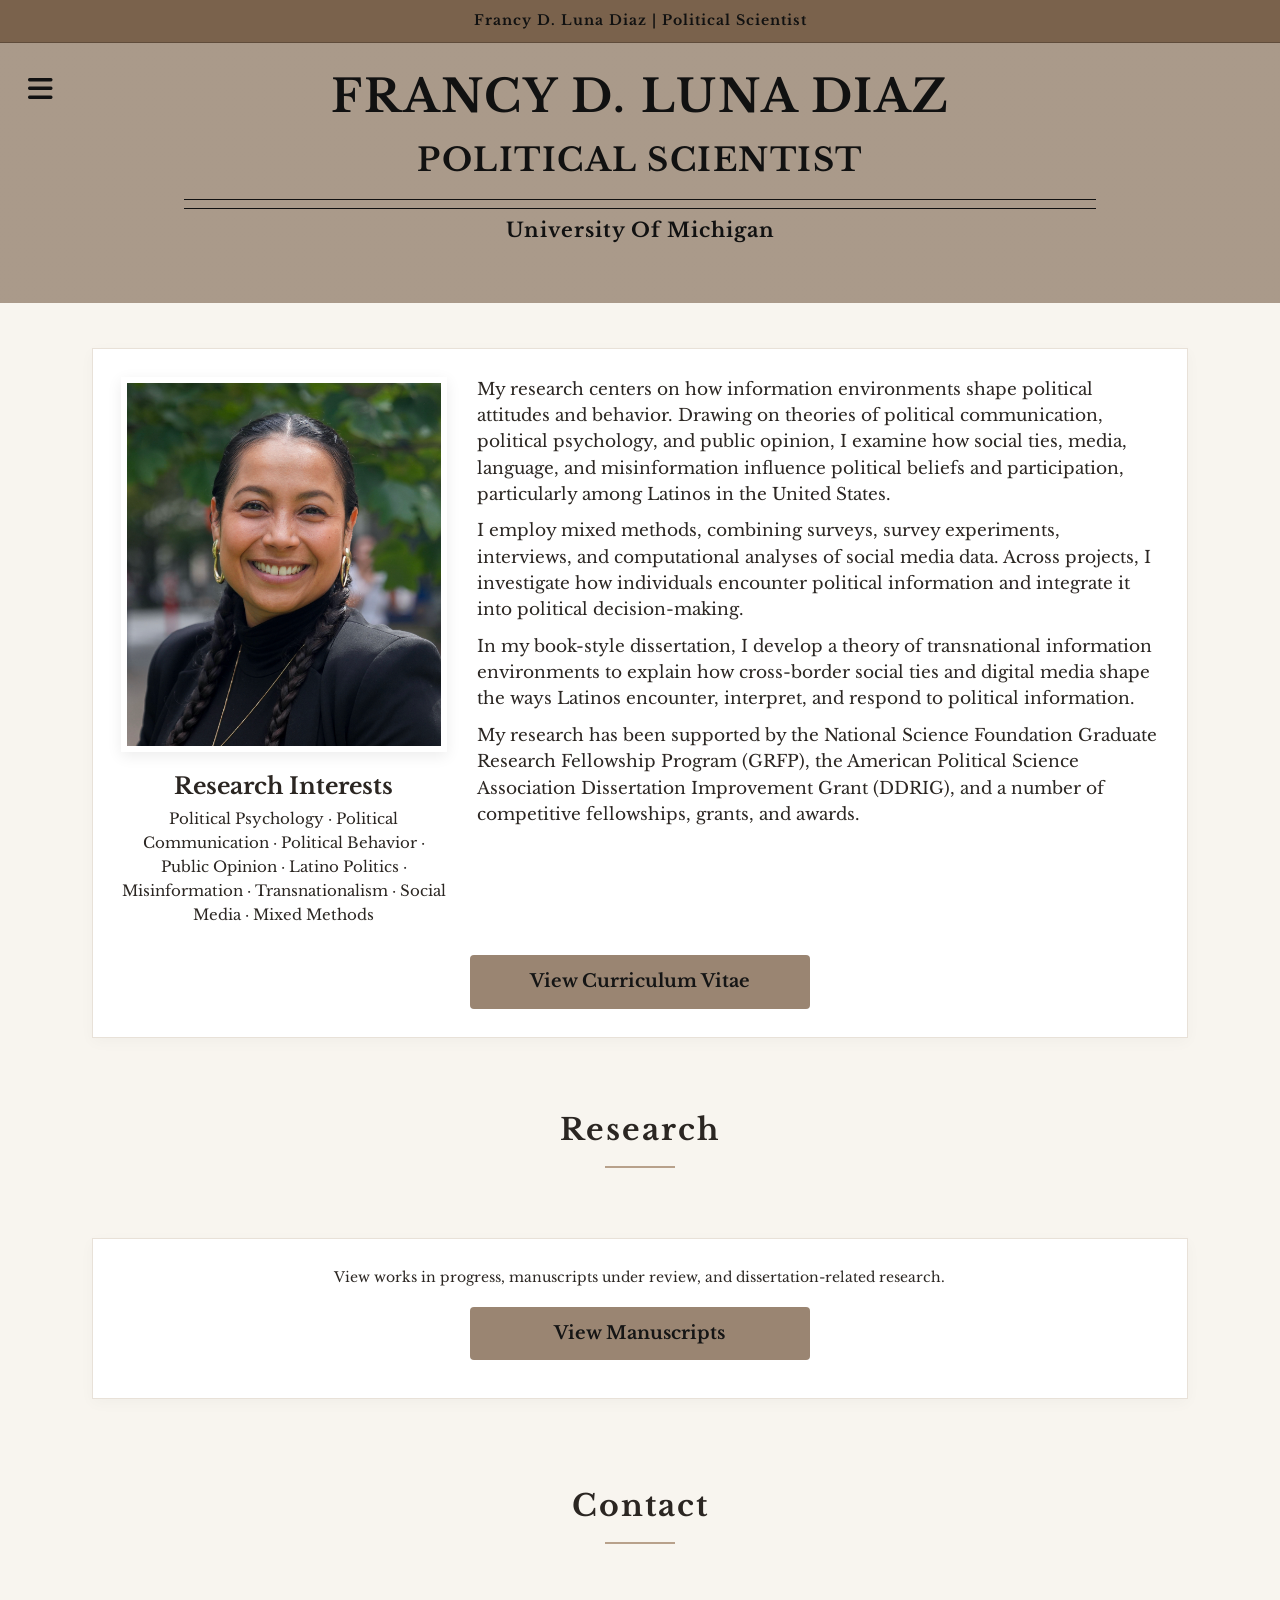
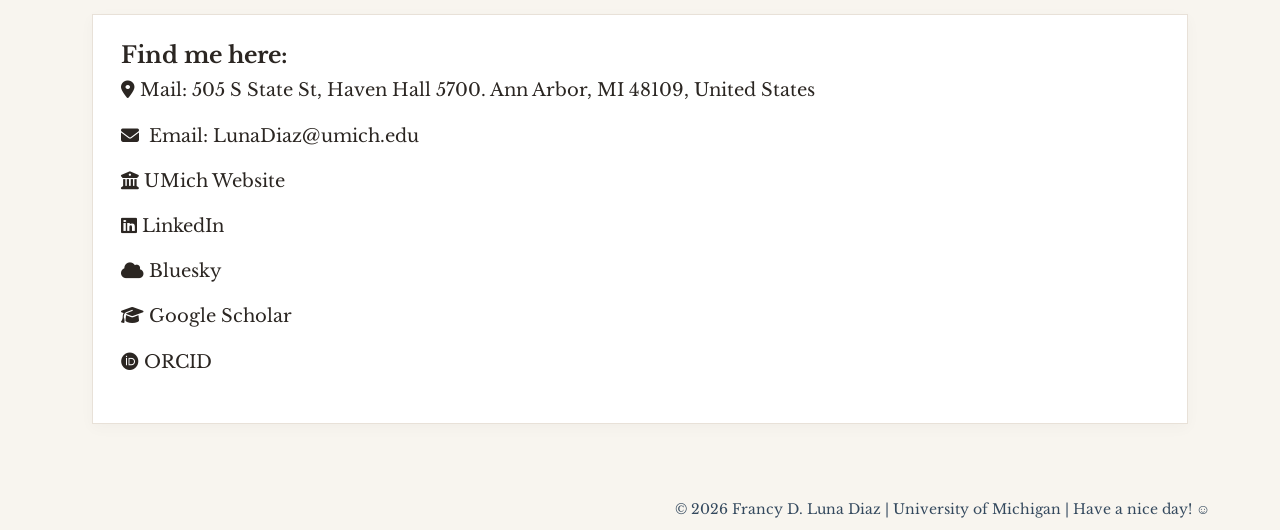
<file: index.html>
<html lang="en">

<head>

  <!-- Google tag (gtag.js) -->
  <script async src="https://www.googletagmanager.com/gtag/js?id=G-6ZE11V92GR"></script>
  <script>
    window.dataLayer = window.dataLayer || [];
    function gtag(){dataLayer.push(arguments);}
    gtag('js', new Date());

    gtag('config', 'G-6ZE11V92GR');
  </script>

  <meta charset="UTF-8">
  <meta name="viewport" content="width=device-width, initial-scale=1.0">

  <title>Francy D. Luna Diaz | Political Scientist | University of Michigan</title>
  
  <meta name="viewport" content="width=device-width, initial-scale=1.0">

  <title>Francy D. Luna Diaz | Political Scientist | University of Michigan</title>
  <meta name="description" content="Francy D. Luna Diaz is a political scientist and Ph.D. candidate at the University of Michigan studying public opinion, political behavior, misinformation, transnationalism, social media, and Latino politics.">

  <meta property="og:title" content="Francy D. Luna Diaz">
  <meta property="og:description" content="Political Scientist | University of Michigan">
  <meta property="og:image" content="https://francylunadiaz.com/website-preview.jpg">
  <meta property="og:url" content="https://francylunadiaz.com">
  <meta property="og:type" content="website">

  <meta name="twitter:card" content="summary_large_image">
  <meta name="twitter:title" content="Francy D. Luna Diaz">
  <meta name="twitter:description" content="Political Scientist | University of Michigan">
  <meta name="twitter:image" content="https://francylunadiaz.com/website-preview.jpg">
 
  <link rel="stylesheet" href="https://cdnjs.cloudflare.com/ajax/libs/font-awesome/6.5.1/css/all.min.css">
  <link href="https://fonts.googleapis.com/css2?family=Libre+Baskerville:wght@400;700&display=swap" rel="stylesheet">
  <link rel="stylesheet" href="styles.css">

  <script type="application/ld+json">
{
  "@context":"https://schema.org",
  "@type":"Person",
  "givenName":"Francy",
  "familyName":"Luna Diaz",
  "name":"Francy D. Luna Diaz",
  "jobTitle":"Political Scientist",
  "affiliation":"University of Michigan",
  "url":"https://francylunadiaz.com"
}
</script>
  
  <style>
    body,
    h1, h2, h3, h4, h5, h6,
    p, a, li, span, div,
    .nav, .lead, .btn-custom {
      font-family: "Libre Baskerville", Georgia, "Times New Roman", serif !important;
    }

    body {
      color: #2B2622;
      background: #f8f5ef;
      line-height: 1.55;
    }

    .jumbotron {
      position: relative;
      height: 260px !important;
      min-height: 260px !important;
      max-height: 260px !important;
      padding-top: 20px !important;
      padding-bottom: 20px !important;
      overflow: hidden !important;
      background: linear-gradient(rgba(122, 98, 76, .62), rgba(122, 98, 76, .62)) !important;
    }

    .menu-toggle {
      position: absolute;
      top: 22px;
      left: 28px;
      z-index: 9999;
      color: #111111 !important;
      font-size: 28px;
      text-decoration: none;
      cursor: pointer;
    }

    .menu-toggle i {
      color: #111111 !important;
    }

    .jumbotron .container {
      margin-top: 0 !important;
      padding-top: 0 !important;
    }

    .jumbotron h1 {
  font-size: 45px !important;
  line-height: 1.15 !important;
  margin: 8px 0 !important;
  color: #111111 !important;
  font-weight: 700 !important;
  letter-spacing: 2px;
}

.jumbotron h1.subtitle {
  font-size: 32px !important;
  letter-spacing: 1.5px;
}

    .jumbotron h2 {
      font-size: 20px !important;
      margin-top: 10px !important;
      color: #111111 !important;
      font-weight: 700 !important;
      letter-spacing: 1px;
    }

    .jumbotron .spacer {
      height: 4px !important;
    }

    .jumbotron hr {
      margin: 8px auto !important;
      border-top: 1px solid #111111 !important;
    }

    .section {
      margin-top: 45px;
      text-align: center;
    }

    .section h1 {
      font-size: 30px;
      font-weight: 700;
      letter-spacing: 2px;
      color: #2B2622;
    }

    .section hr {
      width: 70px;
      border-top: 2px solid #B8A18B;
    }

    .content-container,
.contact-container {
  width: clamp(320px, 88vw, 1250px);
  margin: 0 auto;
}

    .clean-card {
      background: #ffffff;
      border: 1px solid #E8E1D8;
      padding: 28px;
      margin-bottom: 30px;
      box-shadow: 0 4px 14px rgba(0,0,0,0.03);
    }

    .about-card,
    .research-card,
    .contact-container .clean-card {
      width: 100%;
      margin-left: auto;
      margin-right: auto;
    }

    .about-card {
      margin-bottom: 30px;
    }

    .about-card .row {
      display: flex;
      align-items: flex-start;
    }

    .about-button {
      text-align: center;
      margin-top: 20px;
    }

    .about-text {
      font-size: 17px;
      text-align: left;
    }

    .about-text h2 {
      font-size: 23px;
      font-weight: 700;
      margin-top: 0;
      color: #2B2622;
    }

    .headshot-card {
      background: transparent;
      border: none;
      box-shadow: none;
      text-align: center;
    }

    .headshot-card img {
      max-width: 340px;
      width: 100%;
      border: 6px solid #ffffff;
      box-shadow: 0 4px 14px rgba(0,0,0,0.08);
    }

    .research-interests-box {
  margin-top: 22px;
  text-align: center;
  font-size: 15px;
  line-height: 1.6;
}

.research-interests-box h3 {
  font-size: 18px;
  font-weight: 700;
  margin-bottom: 8px;
  color: #2B2622;
}

.research-interests-box p {
  margin: 0;
  color: #2B2622;
}

    a {
      color: #2B2622;
    }

    a:hover {
      color: #111111;
    }

    .btn-custom {
      display: inline-block;
      min-width: 340px;
      background: #9A8572;
      color: #151515 !important;
      padding: 16px 28px;
      border-radius: 4px;
      text-decoration: none;
      margin-top: 8px;
      text-align: center;
      font-size: 18px;
      font-weight: 700;
      line-height: 1.2;
    }

    .btn-custom:hover {
      background: #7A624C;
      color: #2a2a2a !important;
      text-decoration: none;
    }

    .research-card {
      text-align: center;
      margin-bottom: 45px;
    }

    .research-card h2 {
      font-size: 24px !important;
      font-weight: 700;
      line-height: 1.3;
      margin-top: 0;
      margin-bottom: 12px;
      color: #2B2622;
    }

    .contact-container {
      margin-bottom: 45px;
    }

    .contact-container .lead {
      font-size: 18px;
    }

    .clean-card h3 {
      font-size: 23px;
      font-weight: 700;
      color: #2B2622;
      margin-top: 0;
    }

    .main-nav {
      background: #f8f5ef !important;
    }

    .main-nav div {
      background: #7A624C !important;
    }

    .main-nav h2 {
      color: #111111 !important;
    }

    .main-nav {
  z-index: 10001;
}

    .main-nav ul,
    .main-nav li,
    .main-nav a {
      background: #f8f5ef !important;
      color: #111111 !important;
    }

    .main-nav a i {
      color: #111111 !important;
    }

    .main-nav li.active a,
    .main-nav li.active a:hover,
    .main-nav li a:hover {
      background: #E8E1D8 !important;
      color: #111111 !important;
    }

    .contact-container,
    .contact-container p,
    .contact-container .lead,
    .contact-container a,
    .contact-container i {
      color: #2B2622 !important;
    }

    .contact-container a:hover {
      color: #7A624C !important;
    }

body .page-wrap .clean-card,
body .page-wrap .clean-card p,
body .page-wrap .clean-card li,
body .page-wrap .about-text,
body .page-wrap .about-text p,
body .page-wrap .research-card,
body .page-wrap .research-card p,
body .page-wrap .contact-container,
body .page-wrap .contact-container p,
body .page-wrap .contact-container .lead {
  color: #2B2622 !important;
}

.sticky-header {
  position: sticky;
  top: 0;
  z-index: 9998;
  background: #7A624C !important;
  color: #111111 !important;
  text-align: center;
  font-weight: 700;
  letter-spacing: 1px;
  padding: 10px 15px;
  border-bottom: 1px solid #5F4C3B;
}

.mobile-sticky-menu {
  display: none;
}

@media (max-width: 768px) {
  .research-interests-box {
    display: none;
  }

  .sticky-header {
    display: none;
  }

  .mobile-sticky-menu {
    display: block;
    position: fixed;
    top: 12px;
    left: 12px;
    z-index: 10000;
    color: #111111 !important;
    background: #B8A18B;
    padding: 8px 10px;
    border-radius: 4px;
    text-decoration: none;
    box-shadow: 0 2px 8px rgba(0,0,0,0.15);
  }

  .mobile-sticky-menu i {
    color: #111111 !important;
  }

  .jumbotron {
    height: 220px !important;
    min-height: 220px !important;
    max-height: 220px !important;
    padding-top: 35px !important;
  }

  .jumbotron h1 {
    font-size: 26px !important;
    line-height: 1.2 !important;
    letter-spacing: 1px;
  }

  .jumbotron h1.subtitle {
    font-size: 20px !important;
    letter-spacing: 1px;
  }

  .jumbotron h2 {
    font-size: 15px !important;
  }

  .jumbotron hr {
    width: 80%;
  }

  .content-container,
  .contact-container {
    width: 92%;
  }

  .about-card .row {
    display: block;
  }

  .col-md-4,
  .col-md-8 {
    width: 100%;
    float: none;
  }

  .headshot-card img {
    max-width: 260px;
    margin: 0 auto 18px auto;
    display: block;
  }

  .about-text {
    font-size: 16px;
    text-align: left;
  }

  .about-text h2 {
    font-size: 20px;
  }

  .btn-custom {
    min-width: 0;
    width: 100%;
    max-width: 320px;
    font-size: 16px;
  }

  .clean-card {
    padding: 22px;
  }

  .section h1 {
    font-size: 26px;
  }

  .contact-container .lead {
    font-size: 16px;
    line-height: 1.5;
  }
}
  </style>
</head>

<body>
  <div class="sticky-header">
    Francy D. Luna Diaz | Political Scientist
  </div>
  <a href="#main-nav" class="mobile-sticky-menu open-menu">
    <i class="fa-solid fa-bars"></i>
  </a>
  <nav class="main-nav" id="main-nav">
    <div style="height:80px;background:#7A624C;padding-top:1px;">
      <h2 class="text-center" style="color:#111111; letter-spacing:2px;">MENU</h2>
    </div>

    <ul class="nav nav-pills nav-stacked">
      <li class="active"><a href="#"><i class="fa-solid fa-house fa-fw"></i>&nbsp; Home</a></li>
      <li><a href="manuscripts.html"><i class="fa-solid fa-book fa-fw"></i>&nbsp; Research</a></li>
      <li><a href="awards.html"><i class="fa-solid fa-award fa-fw"></i>&nbsp; Awards</a></li>
      <li><a href="teaching.html"><i class="fa-solid fa-chalkboard-user fa-fw"></i>&nbsp; Teaching</a></li>
      <li><a href="cv.pdf" target="_blank"><i class="fa-solid fa-file-pdf fa-fw"></i>&nbsp; CV</a></li>
      <li><a href="background.html"><i class="fa-solid fa-book-open fa-fw"></i>&nbsp; My Background</a></li>
      <li><a href="#contact"><i class="fa-solid fa-envelope fa-fw"></i>&nbsp; Contact</a></li>
    </ul>
  </nav>

  <div class="page-wrap">

    <div class="jumbotron">
      <div class="container">
        <a href="#main-nav" class="h5 open-menu menu-toggle">
          <i class="fa-solid fa-bars"></i>
        </a>

        <a href="#" class="h5 close-menu menu-toggle">
          <i class="fa-solid fa-xmark"></i>
        </a>

        <h1>Francy D. Luna Diaz</h1>
        <div class="spacer"></div>
        <h1 class="subtitle">Political Scientist</h1>
        <div class="spacer"></div>
        <hr><hr>
        <h2 class="text-center">University of Michigan</h2>
      </div>
    </div>

    <div class="section" id="about">
    </div>

    <div class="container content-container">
      <div class="clean-card about-card">
        <div class="row">
          <div class="col-md-4">
            <div class="headshot-card">
              <img src="headshot.jpg" alt="Francy's headshot">
            </div>
          
            <div class="research-interests-box">
              <h3>Research Interests</h3>
              <p>
Political Psychology · Political Communication · Political Behavior · Public Opinion · Latino Politics ·  Misinformation · Transnationalism · Social Media · Mixed Methods
              </p>
            </div>
          </div>

          <div class="col-md-8 about-text">
            <p>
              My research centers on how information environments shape political attitudes and behavior. Drawing on theories of political communication, political psychology, and public opinion, I examine how social ties, media, language, and misinformation influence political beliefs and participation, particularly among Latinos in the United States.
            </p>            

            <p>
              I employ mixed methods, combining surveys, survey experiments, interviews, and computational analyses of social media data. Across projects, I investigate how individuals encounter political information and integrate it into political decision-making.
            </p>            

            <p>
              In my book-style dissertation, I develop a theory of transnational information environments to explain how cross-border social ties and digital media shape the ways Latinos encounter, interpret, and respond to political information.
            </p>

            <p>
              My research has been supported by the National Science Foundation Graduate Research Fellowship Program (GRFP), the American Political Science Association Dissertation Improvement Grant (DDRIG), and a number of competitive fellowships, grants, and awards. </p>
          </div>
        </div>

        <div class="about-button">
          <a href="cv.pdf" class="btn-custom" target="_blank">View Curriculum Vitae</a>
        </div>
      </div>
    </div>

    <div class="section" id="what-i-do">
      <h1>Research</h1>
      <hr>
    </div>

    <div class="container content-container">
      <div class="clean-card research-card">

        <p>
          View works in progress, manuscripts under review,
          and dissertation-related research.
        </p>

        <p>
          <a href="manuscripts.html" class="btn-custom">View Manuscripts</a>
        </p>
      </div>
    </div>

    <div class="section" id="contact">
      <h1>Contact</h1>
      <hr>
    </div>

    <div class="container contact-container">
      <div class="clean-card">
        <h3>Find me here:</h3>

        <p class="lead"><i class="fa-solid fa-location-dot"></i>&nbsp;Mail: 505 S State St, Haven Hall 5700. Ann Arbor, MI 48109, United States</p>

        <p class="lead"><i class="fa-solid fa-envelope"></i>&nbsp; Email: <a href="mailto:LunaDiaz@umich.edu">LunaDiaz@umich.edu</a></p>

        <p class="lead"><i class="fa-solid fa-building-columns"></i>&nbsp;<a href="https://lsa.umich.edu/polisci/people/graduate-students/francy-luna-diaz.html">UMich Website</a></p>

        <p class="lead"><i class="fa-brands fa-linkedin"></i>&nbsp;<a href="https://www.linkedin.com/in/francylunadiaz/">LinkedIn</a></p>

        <p class="lead"><i class="fa-solid fa-cloud"></i>&nbsp;<a href="https://bsky.app/profile/francy-lunadiaz.bsky.social">Bluesky</a></p>

        <p class="lead"><i class="fa-solid fa-graduation-cap"></i>&nbsp;<a href="https://scholar.google.com/citations?user=ILk_aucAAAAJ&hl=en" target="_blank">Google Scholar</a></p>
        
        <p class="lead"><i class="fa-brands fa-orcid"></i>&nbsp;<a href="https://orcid.org/0009-0003-6795-1468" target="_blank">ORCID</a></p>
      </div>
    </div>

    <div class="container">
      <footer>
        <p class="pull-right"> © 2026 Francy D. Luna Diaz | University of Michigan | Have a nice day! &#9786;</p>
      </footer>
    </div>
  </div>
</body>
</html>
</file>
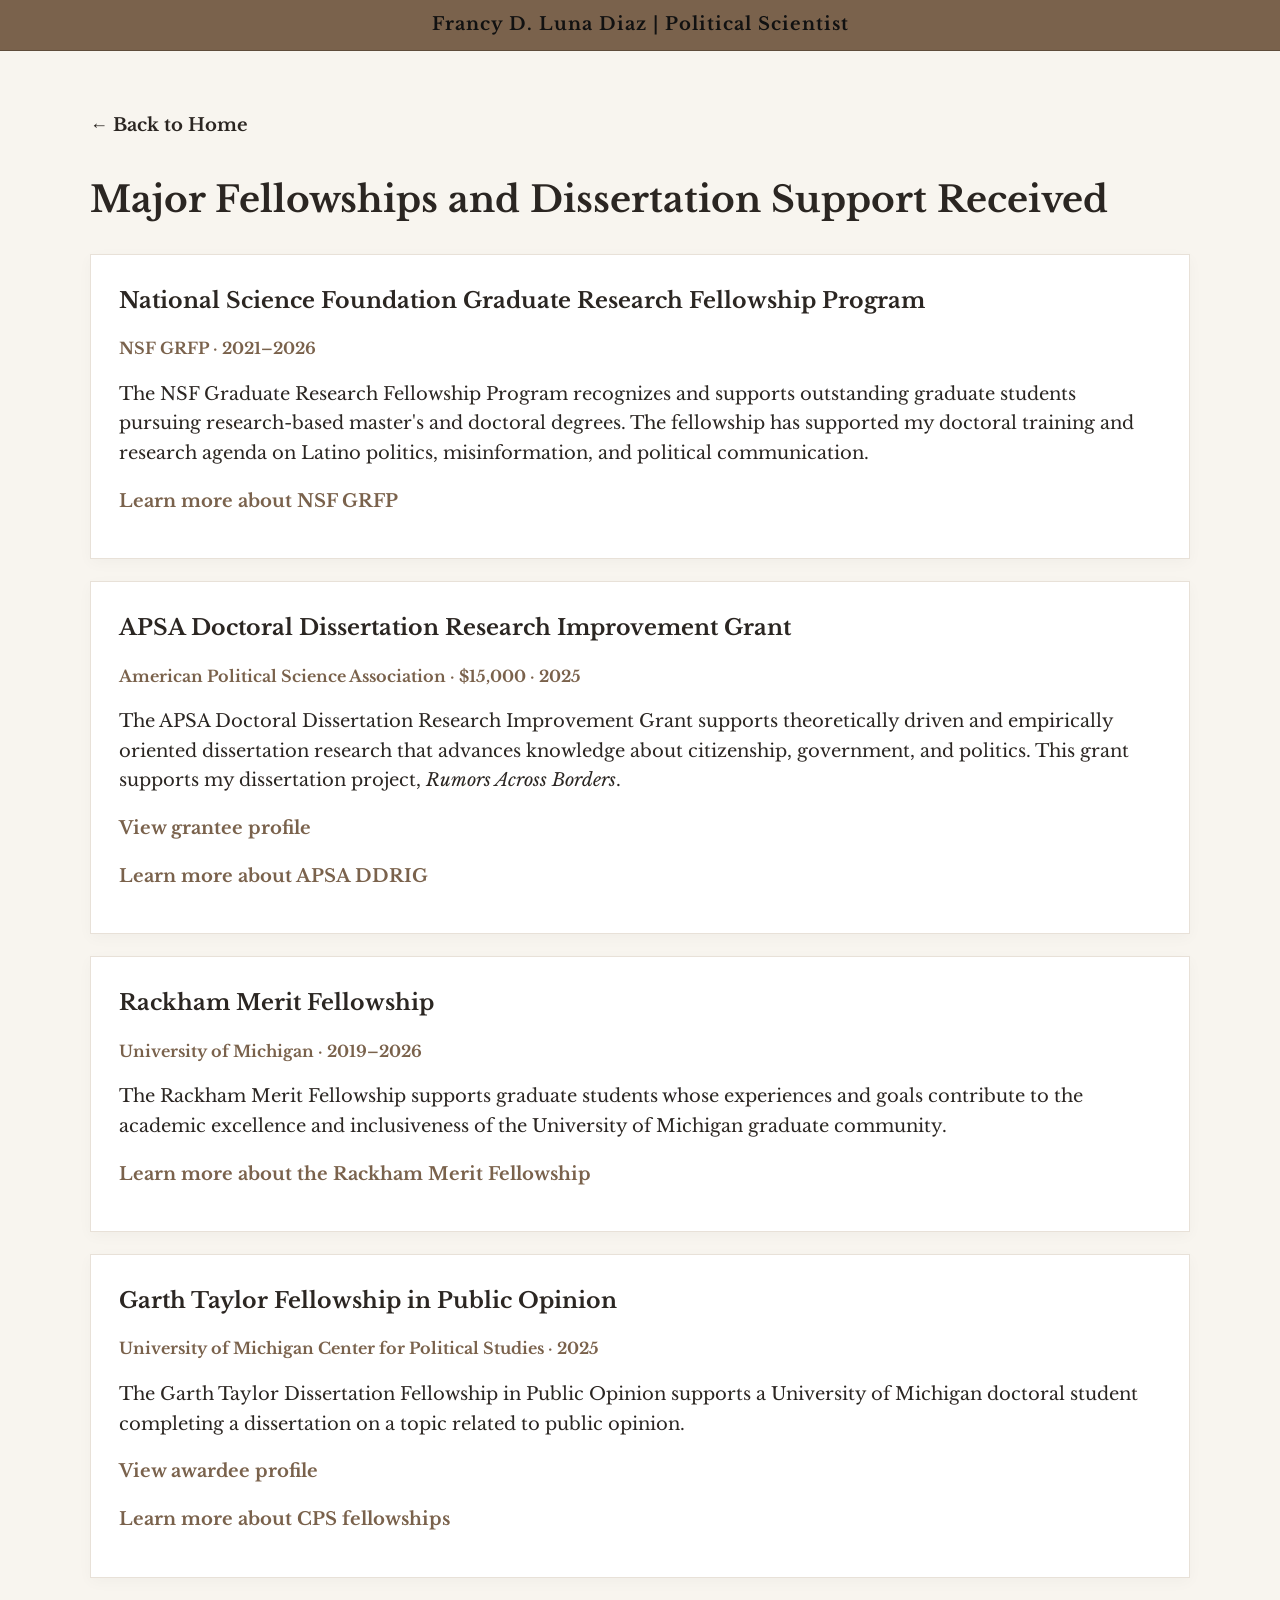
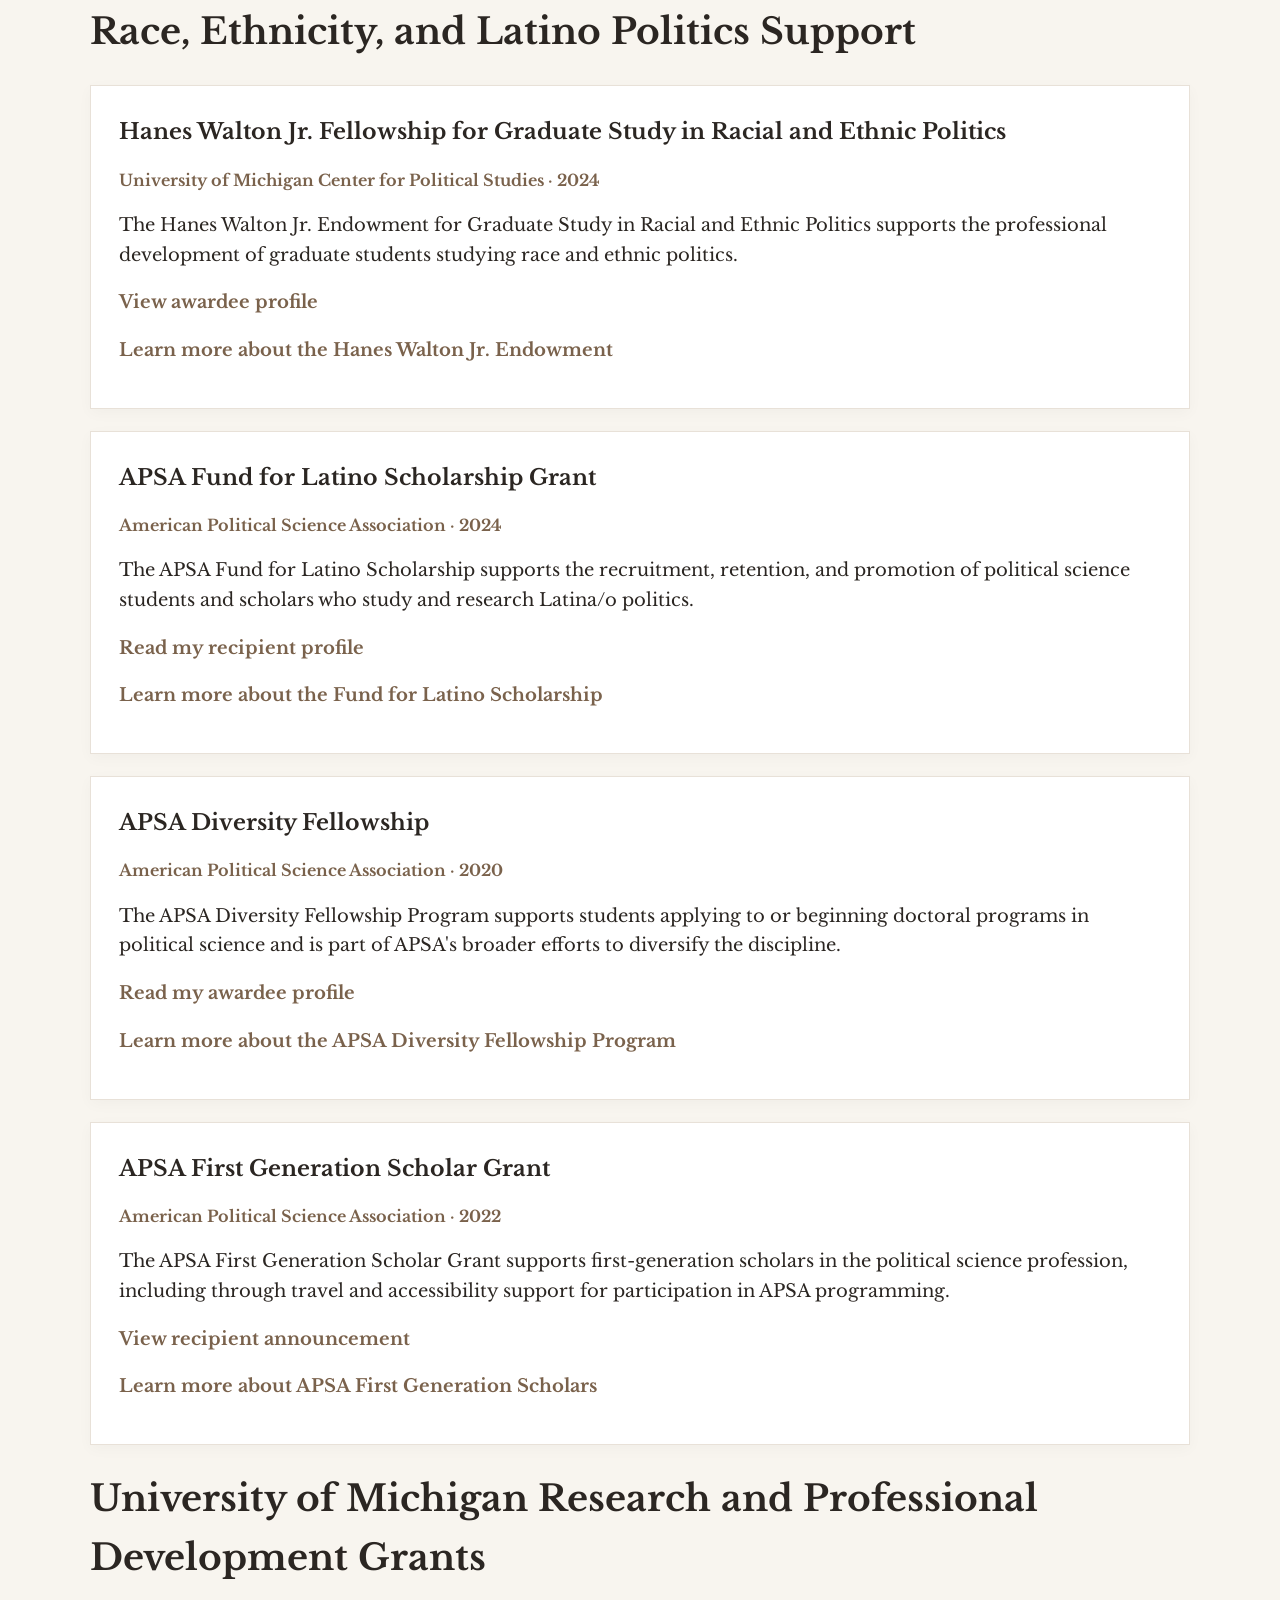
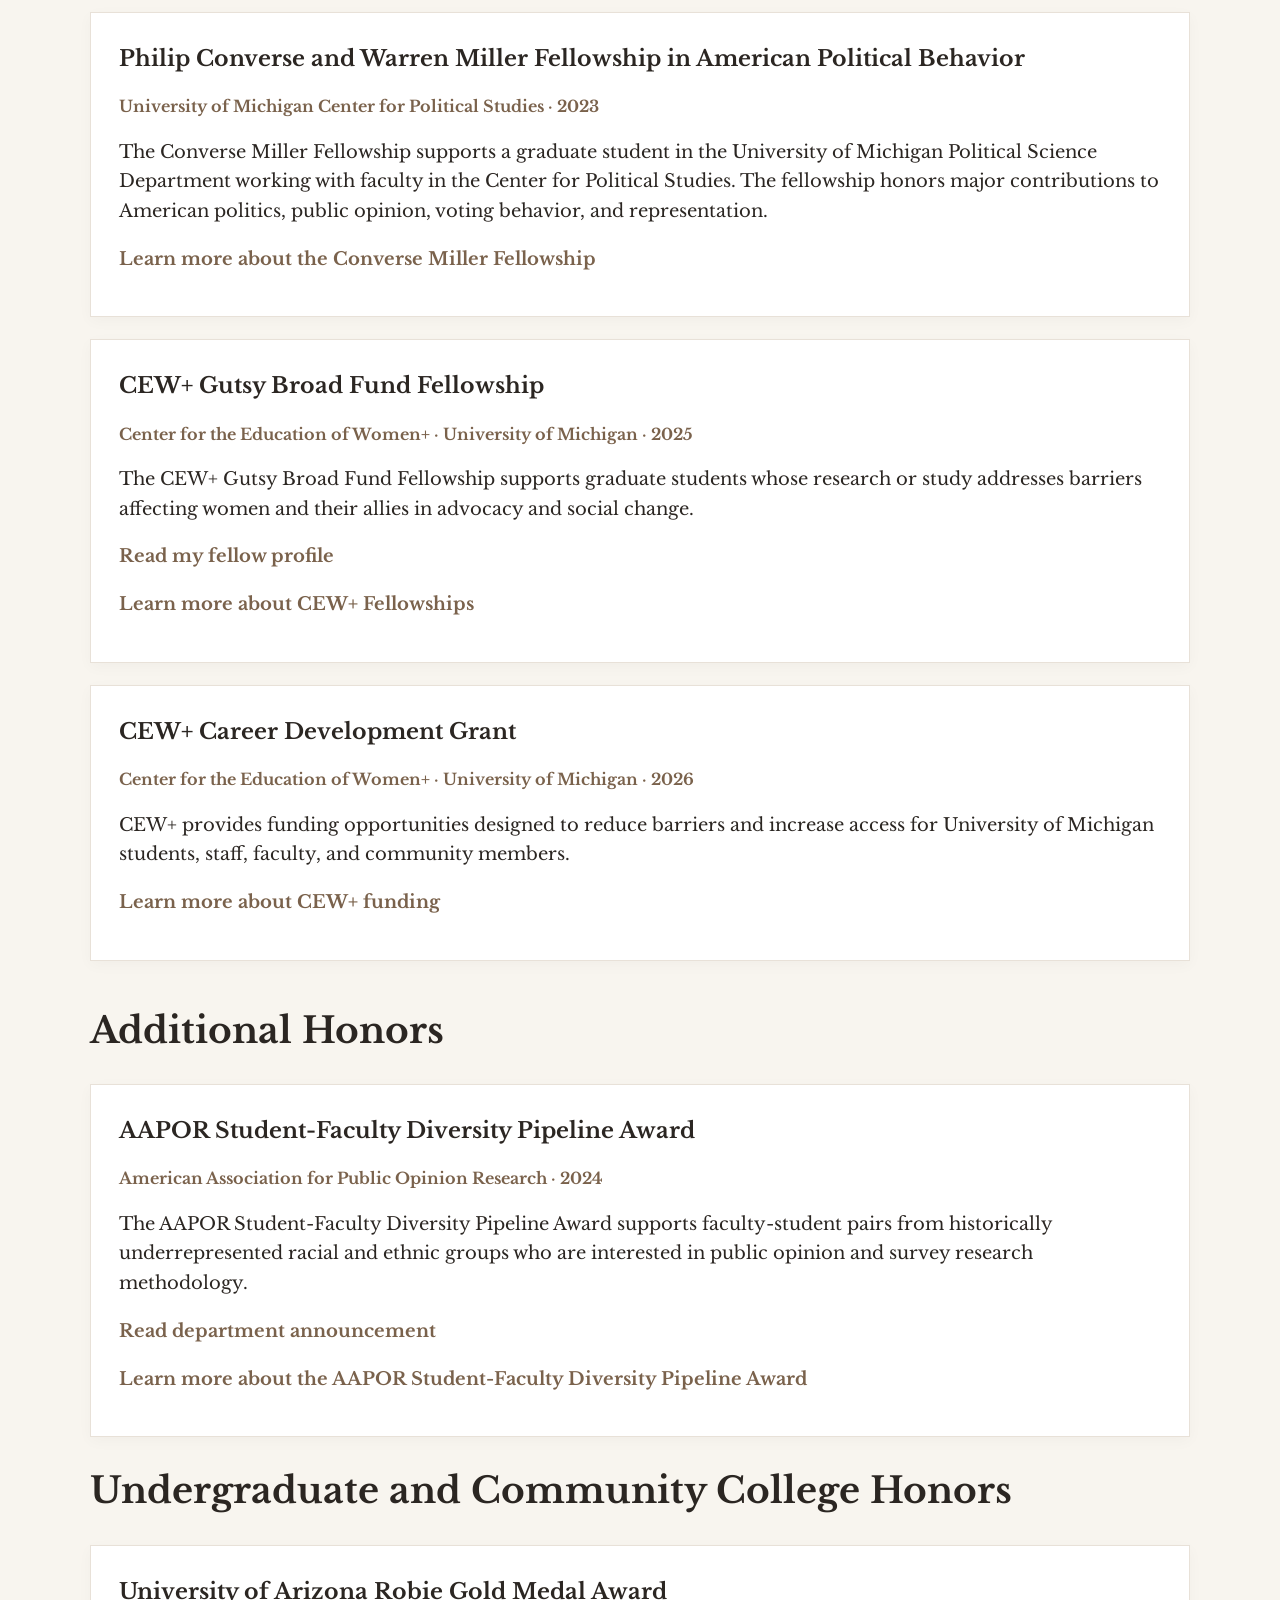
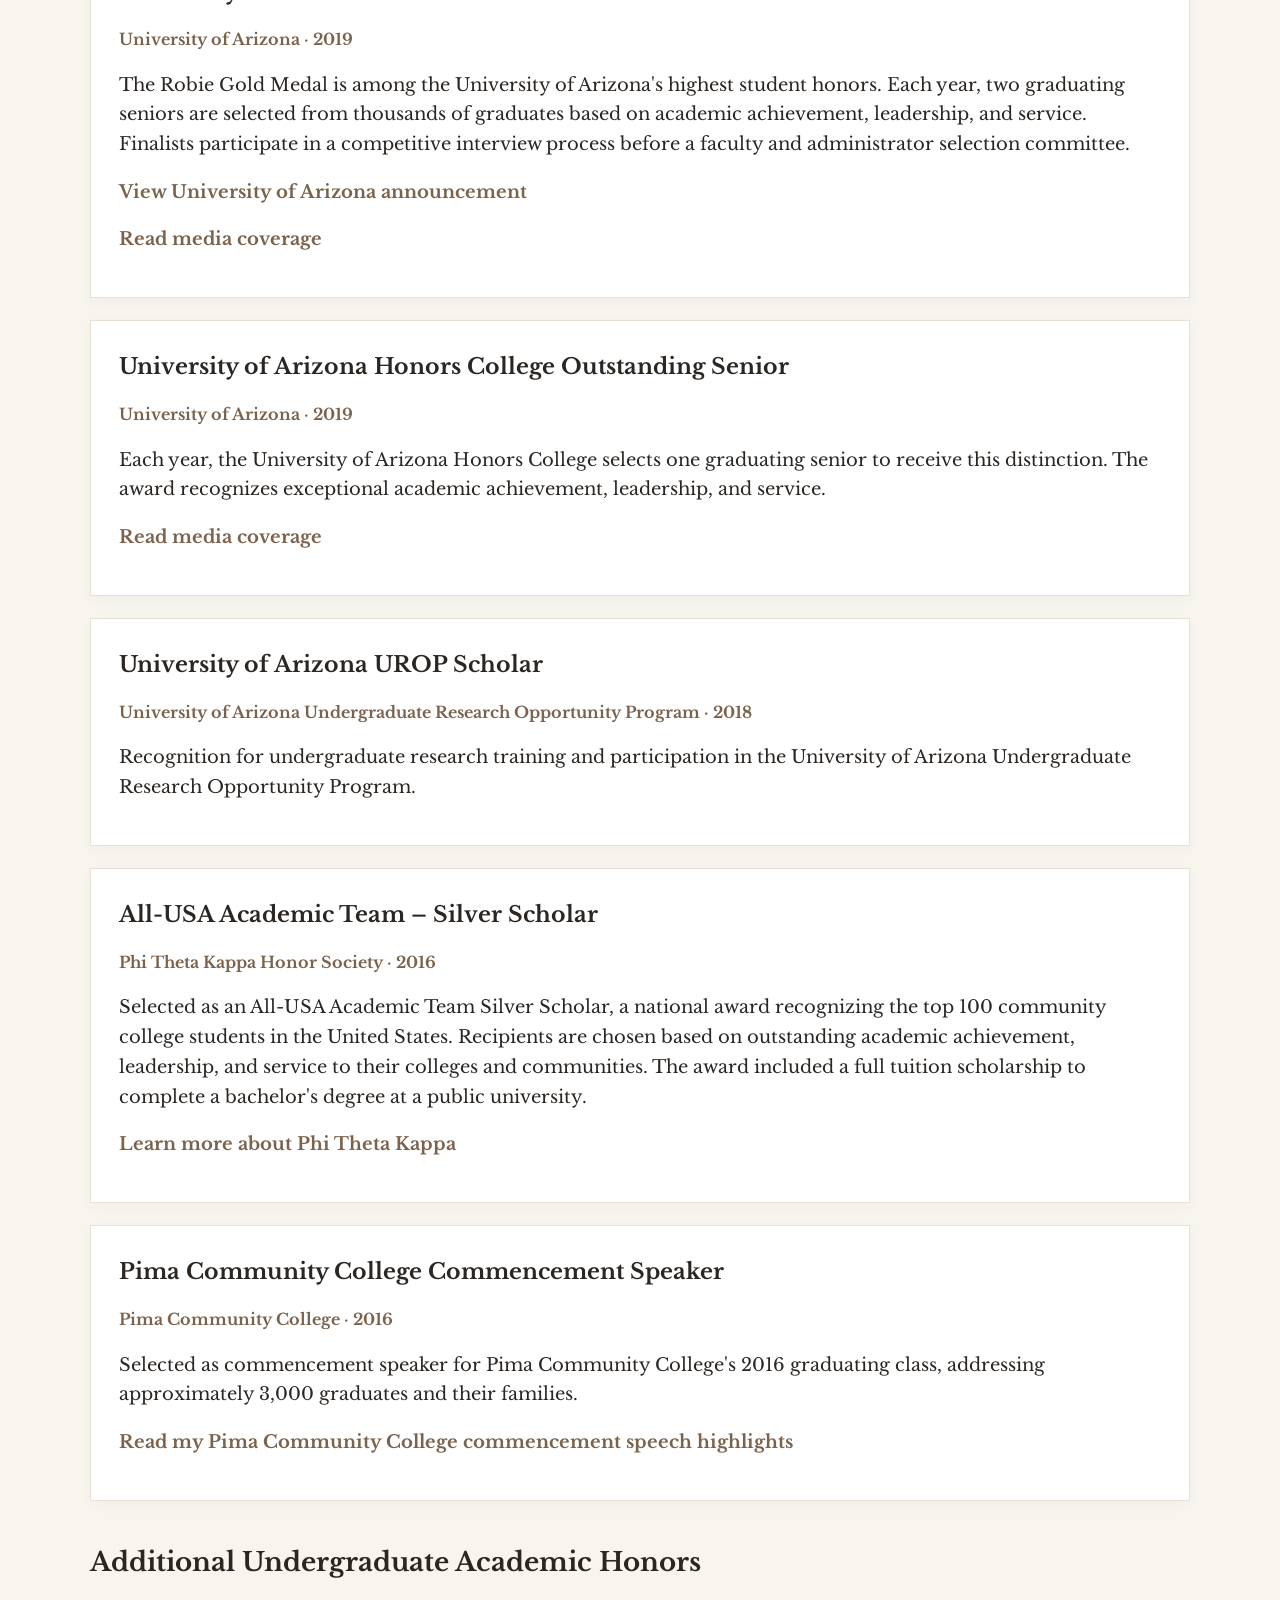
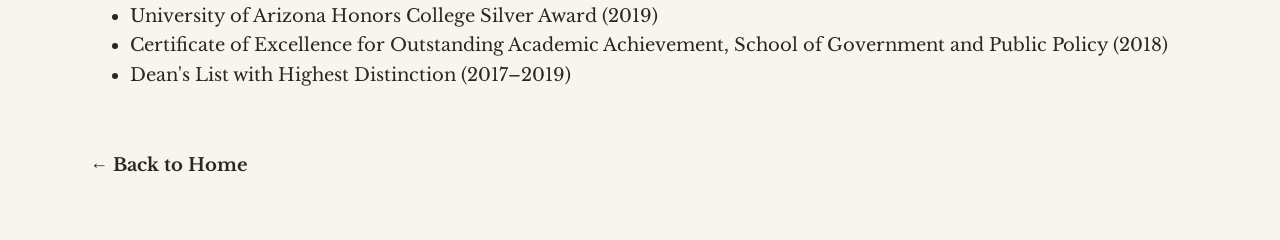
<file: awards.html>
<html lang="en">
<head>

  <!-- Google Analytics 4 -->
<script async src="https://www.googletagmanager.com/gtag/js?id=G-6ZE11V92GR"></script>
<script>
  window.dataLayer = window.dataLayer || [];
  function gtag(){dataLayer.push(arguments);}
  gtag('js', new Date());

  gtag('config', 'G-6ZE11V92GR');
</script>

  <meta charset="UTF-8">
  <meta name="viewport" content="width=device-width, initial-scale=1.0">
  <title>Awards & Fellowships | Francy Luna Diaz</title>

  <link rel="stylesheet" href="https://cdnjs.cloudflare.com/ajax/libs/font-awesome/6.5.1/css/all.min.css">
  <link href="https://fonts.googleapis.com/css2?family=Libre+Baskerville:wght@400;700&display=swap" rel="stylesheet">

  <style>
    body,
    h1, h2, h3, h4, h5, h6,
    p, a, li, span, div {
      font-family: "Libre Baskerville", Georgia, "Times New Roman", serif !important;
    }

    body {
      color: #2B2622;
      background: #f8f5ef;
      font-size: 18px;
      line-height: 1.65;
      margin: 0;
    }

    .awards-container {
      width: clamp(320px, 88vw, 1100px);
      margin: 60px auto;
    }

    .back-link {
      margin-bottom: 30px;
    }

    .back-link a {
      color: #2B2622;
      text-decoration: none;
      font-weight: 700;
    }

    .back-link a:hover {
      color: #7A624C;
      text-decoration: underline;
    }

    .page-title {
      text-align: center;
      margin-bottom: 35px;
    }

    .page-title h1 {
      font-size: 34px;
      font-weight: 700;
      letter-spacing: 2px;
      color: #2B2622;
      margin-bottom: 12px;
    }

    .page-title hr {
      width: 90px;
      border: none;
      border-top: 2px solid #B8A18B;
    }

    .award-section {
      margin-bottom: 40px;
    }

    .award-section h2 {
      font-size: 26px;
      font-weight: 700;
      color: #2B2622;
      margin-bottom: 18px;
    }

    .award-card {
      background: #ffffff;
      border: 1px solid #E8E1D8;
      padding: 28px;
      margin-bottom: 22px;
      box-shadow: 0 4px 14px rgba(0,0,0,0.03);
    }

    .award-card h3 {
      font-size: 22px;
      font-weight: 700;
      margin-top: 0;
      margin-bottom: 8px;
      color: #2B2622;
    }

    .award-meta {
      font-size: 16px;
      font-weight: 700;
      color: #7A624C;
      margin-bottom: 12px;
    }

    .award-card p {
      margin-bottom: 14px;
    }

    .award-card a {
      color: #7A624C;
      font-weight: 700;
      text-decoration: none;
    }

    .award-card a:hover {
      color: #5F4C3B;
      text-decoration: underline;
    }
    .sticky-header {
  position: sticky;
  top: 0;
  z-index: 9998;
  background: #7A624C !important;
  color: #111111 !important;
  text-align: center;
  font-weight: 700;
  letter-spacing: 1px;
  padding: 10px 15px;
  border-bottom: 1px solid #5F4C3B;
}

.mobile-sticky-menu {
  display: none;
}

@media (max-width: 768px) {
  .sticky-header {
    display: none;
  }

  .mobile-sticky-menu {
    display: block;
    position: fixed;
    top: 12px;
    left: 12px;
    z-index: 10000;
    color: #111111 !important;
    background: #B8A18B;
    padding: 8px 10px;
    border-radius: 4px;
    text-decoration: none;
    box-shadow: 0 2px 8px rgba(0,0,0,0.15);
  }

  .mobile-sticky-menu i {
    color: #111111 !important;
  }
}
  </style>
</head>

<body>
    <div class="sticky-header">
        Francy D. Luna Diaz | Political Scientist
      </div>
      
      <a href="index.html#main-nav" class="mobile-sticky-menu">
        <i class="fa-solid fa-bars"></i>
      </a>
  <div class="awards-container">
    <p class="back-link">
      <a href="index.html">← Back to Home</a>
    </p>


    <div class="award-section">
      <h1>Major Fellowships and Dissertation Support Received</h1>

      <div class="award-card">
        <h3>National Science Foundation Graduate Research Fellowship Program</h3>
        <p class="award-meta">NSF GRFP · 2021–2026</p>
        <p>
          The NSF Graduate Research Fellowship Program recognizes and supports outstanding graduate students pursuing research-based master's and doctoral degrees. The fellowship has supported my doctoral training and research agenda on Latino politics, misinformation, and political communication.
        </p>
        <p>
          <a href="https://www.nsfgrfp.org/" target="_blank">Learn more about NSF GRFP</a>
        </p>
      </div>

      <div class="award-card">
        <h3>APSA Doctoral Dissertation Research Improvement Grant</h3>
        <p class="award-meta">American Political Science Association · $15,000 · 2025</p>
        <p>
          The APSA Doctoral Dissertation Research Improvement Grant supports theoretically driven and empirically oriented dissertation research that advances knowledge about citizenship, government, and politics. This grant supports my dissertation project, <em>Rumors Across Borders</em>.
        </p>
        <p>
          <a href="https://connect.apsanet.org/ddrig/2025-doctoral-dissertation-research-improvement-grantees/#luna-diaz" target="_blank">View grantee profile</a>
        </p>
        <p>
          <a href="https://apsanet.org/programs/doctoral-dissertation-research-improvement-grants/" target="_blank">Learn more about APSA DDRIG</a>
        </p>
      </div>

      <div class="award-card">
        <h3>Rackham Merit Fellowship</h3>
        <p class="award-meta">University of Michigan · 2019–2026</p>
        <p>
          The Rackham Merit Fellowship supports graduate students whose experiences and goals contribute to the academic excellence and inclusiveness of the University of Michigan graduate community.
        </p>
        <p>
          <a href="https://rackham.umich.edu/prospective-students/rackham-merit-fellowship-program/" target="_blank">Learn more about the Rackham Merit Fellowship</a>
        </p>
      </div>

      <div class="award-card">
        <h3>Garth Taylor Fellowship in Public Opinion</h3>
        <p class="award-meta">University of Michigan Center for Political Studies · 2025</p>
        <p>
          The Garth Taylor Dissertation Fellowship in Public Opinion supports a University of Michigan doctoral student completing a dissertation on a topic related to public opinion.
        </p>
      
        <p>
          <a href="https://isr.umich.edu/training-opportunities/next-generation-initiative/2025-next-generation-awardees/" target="_blank">
            View awardee profile
          </a>
        </p>
      
        <p>
          <a href="https://cps.isr.umich.edu/fellowships/" target="_blank">
            Learn more about CPS fellowships
          </a>
        </p>
      </div>

    <div class="award-section">
      <h1>Race, Ethnicity, and Latino Politics Support</h1>

      <div class="award-card">
        <h3>Hanes Walton Jr. Fellowship for Graduate Study in Racial and Ethnic Politics</h3>
        <p class="award-meta">University of Michigan Center for Political Studies · 2024</p>
        <p>
          The Hanes Walton Jr. Endowment for Graduate Study in Racial and Ethnic Politics supports the professional development of graduate students studying race and ethnic politics.
        </p>
      
        <p>
          <a href="https://isr.umich.edu/training-opportunities/next-generation-initiative/2024-next-generation-awardees/" target="_blank">
            View awardee profile
          </a>
        </p>
      
        <p>
          <a href="https://cps.isr.umich.edu/fellowships/the-hanes-walton-jr-endowment-for-graduate-study-in-racial-and-ethnic-politics/" target="_blank">
            Learn more about the Hanes Walton Jr. Endowment
          </a>
        </p>
      </div>

      <div class="award-card">
        <h3>APSA Fund for Latino Scholarship Grant</h3>
        <p class="award-meta">American Political Science Association · 2024</p>
        <p>
          The APSA Fund for Latino Scholarship supports the recruitment, retention, and promotion of political science students and scholars who study and research Latina/o politics.
        </p>
        <p>
          <a href="https://politicalsciencenow.com/meet-francy-luna-diaz-2024-fund-for-latino-scholarship-recipient/" target="_blank">Read my recipient profile</a>
        </p>
        <p>
          <a href="https://apsanet.org/diversity/fund-for-latino-scholarship/" target="_blank">Learn more about the Fund for Latino Scholarship</a>
        </p>
      </div>

      <div class="award-card">
        <h3>APSA Diversity Fellowship</h3>
        <p class="award-meta">American Political Science Association · 2020</p>
        <p>
          The APSA Diversity Fellowship Program supports students applying to or beginning doctoral programs in political science and is part of APSA's broader efforts to diversify the discipline.
        </p>
        <p>
          <a href="https://politicalsciencenow.com/meet-mfp-spring-fellow-francy-luna-diaz-university-of-michigan/" target="_blank">Read my awardee profile</a>
        </p>
        <p>
          <a href="https://apsanet.org/diversity/diversity-fellowship-program/" target="_blank">Learn more about the APSA Diversity Fellowship Program</a>
        </p>
      </div>

      <div class="award-card">
        <h3>APSA First Generation Scholar Grant</h3>
        <p class="award-meta">American Political Science Association · 2022</p>
      
        <p>
          The APSA First Generation Scholar Grant supports first-generation scholars in the political science profession, including through travel and accessibility support for participation in APSA programming.
        </p>
      
        <p>
          <a href="https://www.cambridge.org/core/journals/political-science-today/article/meet-the-2022-first-generation-scholar-travel-and-accessibility-grant-recipients/A64FCAC746DF08B4CAEFC3928130B769" target="_blank">
            View recipient announcement
          </a>
        </p>
      
        <p>
          <a href="https://apsanet.org/diversity/apsa-status-committees/committee-on-the-status-of-first-generation-scholars-in-the-profession/" target="_blank">
            Learn more about APSA First Generation Scholars
          </a>
        </p>
      </div>

    <div class="award-section">
      <h1>University of Michigan Research and Professional Development Grants</h1>

      <div class="award-card">
        <h3>Philip Converse and Warren Miller Fellowship in American Political Behavior</h3>
        <p class="award-meta">University of Michigan Center for Political Studies · 2023</p>
        <p>
          The Converse Miller Fellowship supports a graduate student in the University of Michigan Political Science Department working with faculty in the Center for Political Studies. The fellowship honors major contributions to American politics, public opinion, voting behavior, and representation.
        </p>
        <p>
          <a href="https://cps.isr.umich.edu/fellowships/converse-miller-fellowship/" target="_blank">Learn more about the Converse Miller Fellowship</a>
        </p>
      </div>

      <div class="award-card">
        <h3>CEW+ Gutsy Broad Fund Fellowship</h3>
        <p class="award-meta">Center for the Education of Women+ · University of Michigan · 2025</p>
        <p>
          The CEW+ Gutsy Broad Fund Fellowship supports graduate students whose research or study addresses barriers affecting women and their allies in advocacy and social change.
        </p>
        <p>
          <a href="https://cew.umich.edu/story/francy-luna-diaz/" target="_blank">Read my fellow profile</a>
        </p>
        <p>
          <a href="https://cew.umich.edu/funding/fellowships/" target="_blank">Learn more about CEW+ Fellowships</a>
        </p>
      </div>

      <div class="award-card">
        <h3>CEW+ Career Development Grant</h3>
        <p class="award-meta">Center for the Education of Women+ · University of Michigan · 2026</p>
        <p>
          CEW+ provides funding opportunities designed to reduce barriers and increase access for University of Michigan students, staff, faculty, and community members.
        </p>
        <p>
          <a href="https://cew.umich.edu/funding/" target="_blank">Learn more about CEW+ funding</a>
        </p>
      </div>
    </div>

    <div class="award-section">
      <h1>Additional Honors</h1>

      <div class="award-card">
        <h3>AAPOR Student-Faculty Diversity Pipeline Award</h3>
        <p class="award-meta">American Association for Public Opinion Research · 2024</p>
        <p>
          The AAPOR Student-Faculty Diversity Pipeline Award supports faculty-student pairs from historically underrepresented racial and ethnic groups who are interested in public opinion and survey research methodology.
        </p>
        <p>
          <a href="https://lsa.umich.edu/polisci/news-events/all-news/archive/2024/congratulations-to-graduate-students--francy-luna-diaz-and-zoe-w.html" target="_blank">Read department announcement</a>
        </p>
        <p>
          <a href="https://aapor.org/past-student-faculty-diversity-pipeline-winners/" target="_blank">Learn more about the AAPOR Student-Faculty Diversity Pipeline Award</a>
        </p>
      </div>

      <div class="award-section">
        <h1>Undergraduate and Community College Honors</h1>

      <div class="award-card">
        <h3>University of Arizona Robie Gold Medal Award</h3>
        <p class="award-meta">University of Arizona · 2019</p>
      
        <p>
            The Robie Gold Medal is among the University of Arizona's highest student honors. Each year, two graduating seniors are selected from thousands of graduates based on academic achievement, leadership, and service. Finalists participate in a competitive interview process before a faculty and administrator selection committee.
          </p>
      
        <p>
          <a href="https://sbs.arizona.edu/news/sbs-students-receive-robie-gold-medal-award" target="_blank">
            View University of Arizona announcement
          </a>
        </p>
      
        <p>
          <a href="https://wildcat.arizona.edu/136246/news/francy-luna-diaz-wins-robie-gold-medal-award-and-honors-outstanding-senior/" target="_blank">
            Read media coverage
          </a>
        </p>
      </div>

<div class="award-card">
    <h3>University of Arizona Honors College Outstanding Senior</h3>
    <p class="award-meta">University of Arizona · 2019</p>
    <p>
      Each year, the University of Arizona Honors College selects one graduating senior to receive this distinction. The award recognizes exceptional academic achievement, leadership, and service.
    </p>
    <p>
      <a href="https://wildcat.arizona.edu/136246/news/francy-luna-diaz-wins-robie-gold-medal-award-and-honors-outstanding-senior/" target="_blank">
        Read media coverage
      </a>
    </p>
  </div>

      <div class="award-card">
        <h3>University of Arizona UROP Scholar</h3>
        <p class="award-meta">University of Arizona Undergraduate Research Opportunity Program · 2018</p>
        <p>
          Recognition for undergraduate research training and participation in the University of Arizona Undergraduate Research Opportunity Program.
        </p>
      </div>

      <div class="award-card">
        <h3>All-USA Academic Team – Silver Scholar</h3>
        <p class="award-meta">Phi Theta Kappa Honor Society · 2016</p>
      
        <p>
          Selected as an All-USA Academic Team Silver Scholar, a national award recognizing the top 100 community college students in the United States. Recipients are chosen based on outstanding academic achievement, leadership, and service to their colleges and communities. The award included a full tuition scholarship to complete a bachelor's degree at a public university.
        </p>
      
        <p>
          <a href="https://www.ptk.org/" target="_blank">
            Learn more about Phi Theta Kappa
          </a>
        </p>
      </div>

      <div class="award-card">
        <h3>Pima Community College Commencement Speaker</h3>
        <p class="award-meta">Pima Community College · 2016</p>
        <p>
            Selected as commencement speaker for Pima Community College's 2016 graduating class, addressing approximately 3,000 graduates and their families.
          </p>
        <p>
          <a href="https://www.pima.edu/news/stories/current/202203-28-commencement-speaker.html" target="_blank">Read my Pima Community College commencement speech highlights</a>
        </p>
      </div>
    </div>
  </div>

  <h2>Additional Undergraduate Academic Honors</h2>

<ul>
  
  <li>University of Arizona Honors College Silver Award (2019)</li>
  <li>Certificate of Excellence for Outstanding Academic Achievement, School of Government and Public Policy (2018)</li>
  <li>Dean's List with Highest Distinction (2017–2019)</li>
</ul>

<div class="awards-container">
    <p class="back-link">
      <a href="index.html">← Back to Home</a>
    </p>
</div>

</body>
</html>
</file>
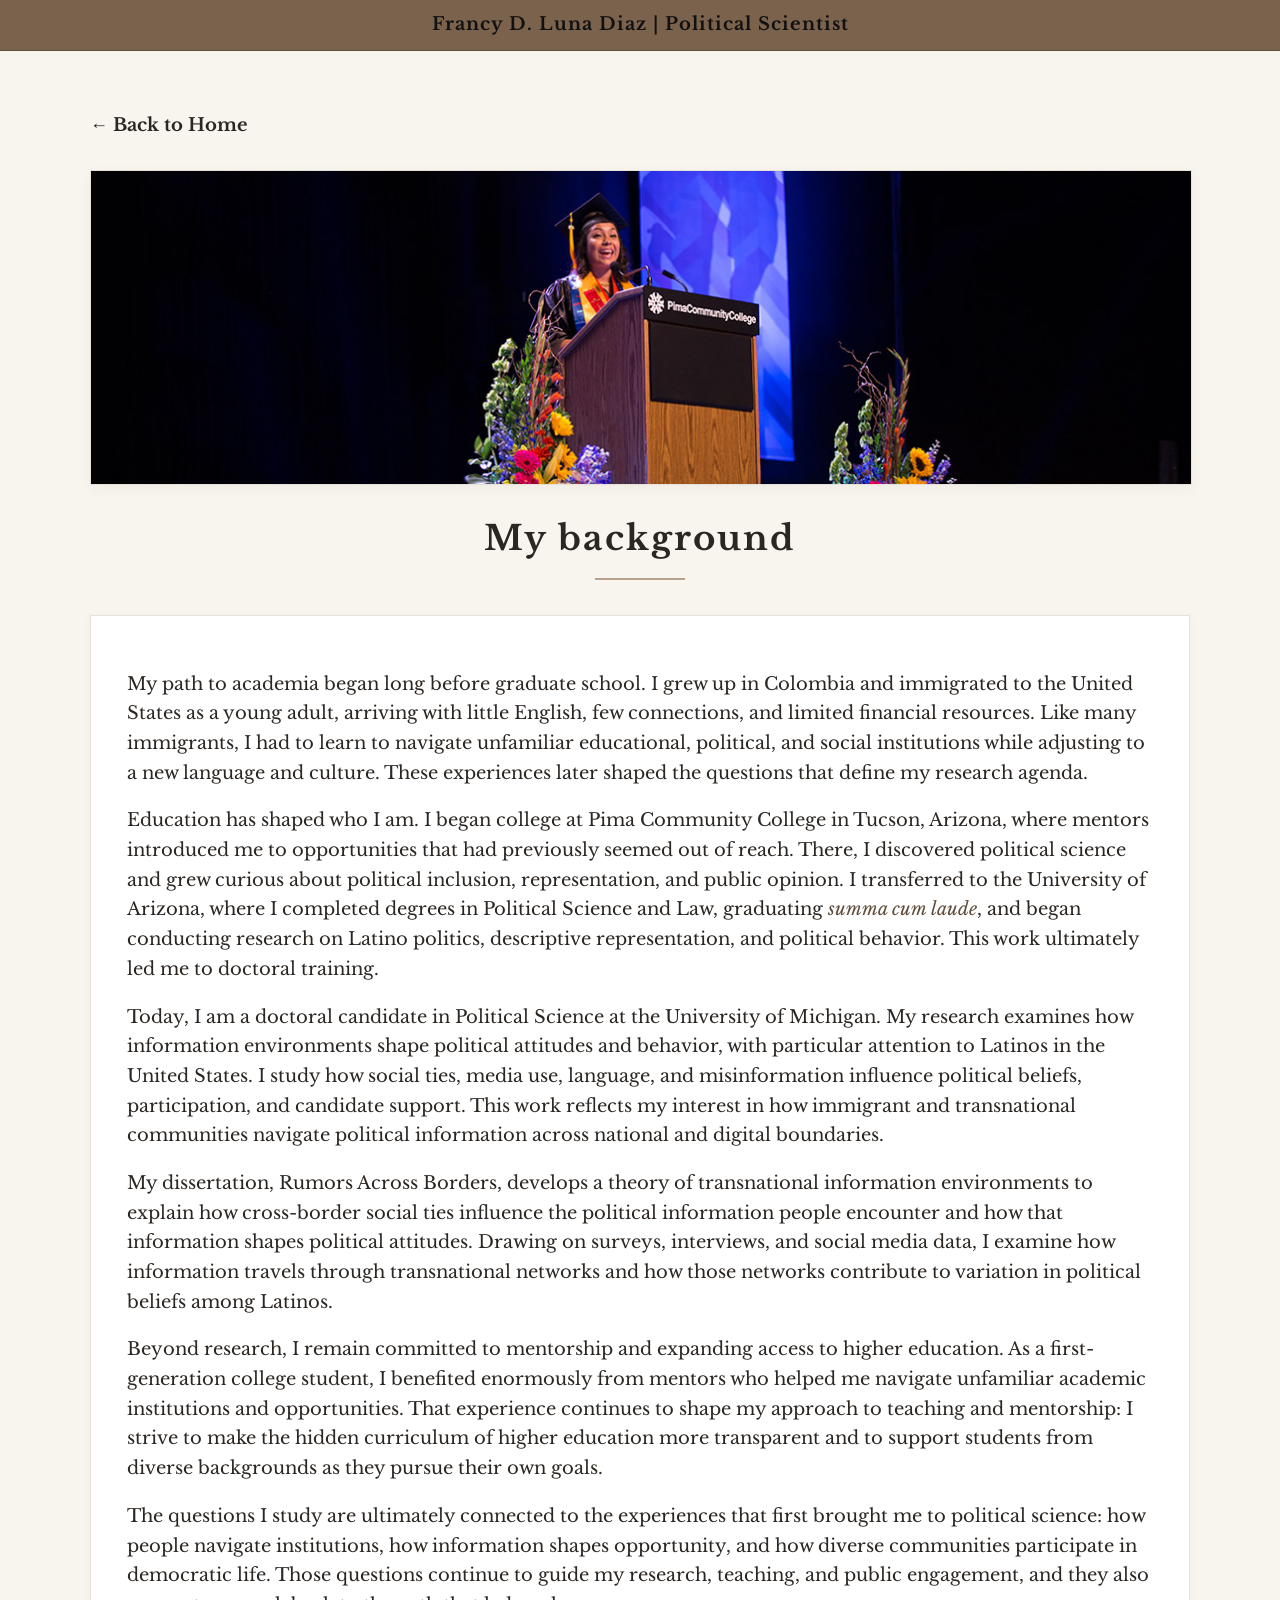
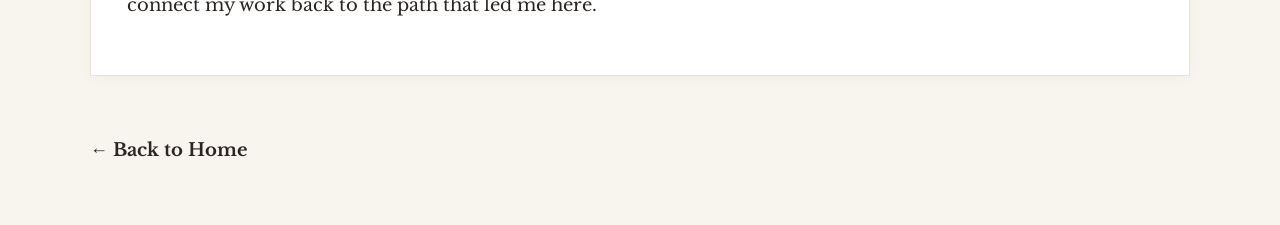
<file: background.html>
<html lang="en">
<head>

  <!-- Google Analytics 4 -->
<script async src="https://www.googletagmanager.com/gtag/js?id=G-6ZE11V92GR"></script>
<script>
  window.dataLayer = window.dataLayer || [];
  function gtag(){dataLayer.push(arguments);}
  gtag('js', new Date());

  gtag('config', 'G-6ZE11V92GR');
</script>

  <meta charset="UTF-8">
  <meta name="viewport" content="width=device-width, initial-scale=1.0">
  <title>Background | Francy Luna Diaz</title>

  <link rel="stylesheet" href="https://cdnjs.cloudflare.com/ajax/libs/font-awesome/6.5.1/css/all.min.css">
  <link href="https://fonts.googleapis.com/css2?family=Libre+Baskerville:wght@400;700&display=swap" rel="stylesheet">

  <style>
    body,
    h1, h2, h3, h4, h5, h6,
    p, a, li, span, div {
      font-family: "Libre Baskerville", Georgia, "Times New Roman", serif !important;
    }

    body {
      color: #2B2622;
      background: #f8f5ef;
      font-size: 18px;
      line-height: 1.65;
      margin: 0;
    }

    .background-container {
      width: clamp(320px, 88vw, 1100px);
      margin: 60px auto;
    }

    .back-link {
      margin-bottom: 30px;
    }

    .back-link a {
      color: #2B2622;
      text-decoration: none;
      font-weight: 700;
    }

    .back-link a:hover {
      color: #7A624C;
      text-decoration: underline;
    }

    .background-hero {
      width: 100%;
      margin: 0 auto 25px auto;
    }

    .background-hero img {
      width: 100%;
      height: auto;
      display: block;
      border: 1px solid #E8E1D8;
      box-shadow: 0 4px 14px rgba(0,0,0,0.04);
    }

    .background-card {
      background: #ffffff;
      border: 1px solid #E8E1D8;
      padding: 36px;
      box-shadow: 0 4px 14px rgba(0,0,0,0.03);
    }

    .page-title {
      text-align: center;
      margin-bottom: 35px;
    }

    .page-title h1 {
      font-size: 34px;
      font-weight: 700;
      letter-spacing: 2px;
      color: #2B2622;
      margin-bottom: 12px;
    }

    .page-title hr {
      width: 90px;
      border: none;
      border-top: 2px solid #B8A18B;
    }

    p {
      margin-bottom: 18px;
    }

    em {
      color: #5F4C3B;
    }
    .sticky-header {
  position: sticky;
  top: 0;
  z-index: 9998;
  background: #7A624C !important;
  color: #111111 !important;
  text-align: center;
  font-weight: 700;
  letter-spacing: 1px;
  padding: 10px 15px;
  border-bottom: 1px solid #5F4C3B;
}

.mobile-sticky-menu {
  display: none;
}

@media (max-width: 768px) {
  .sticky-header {
    display: none;
  }

  .mobile-sticky-menu {
    display: block;
    position: fixed;
    top: 12px;
    left: 12px;
    z-index: 10000;
    color: #111111 !important;
    background: #B8A18B;
    padding: 8px 10px;
    border-radius: 4px;
    text-decoration: none;
    box-shadow: 0 2px 8px rgba(0,0,0,0.15);
  }

  .mobile-sticky-menu i {
    color: #111111 !important;
  }
}
  </style>
</head>

<body>
    <div class="sticky-header">
        Francy D. Luna Diaz | Political Scientist
      </div>
      
      <a href="index.html#main-nav" class="mobile-sticky-menu">
        <i class="fa-solid fa-bars"></i>
      </a>
  <div class="background-container">
    <p class="back-link">
      <a href="index.html">← Back to Home</a>
    </p>

    <div class="background-hero">
      <img src="commencement-speaker-banner-2202081-4207624739.jpg" alt="Francy Luna Diaz speaking at Pima Community College commencement">
    </div>

    <div class="page-title">
        <h1>My background </h1>
        <hr>
      </div>
      
      <div class="background-card">

        <p>
            My path to academia began long before graduate school. I grew up in Colombia and immigrated to the United States as a young adult, arriving with little English, few connections, and limited financial resources. Like many immigrants, I had to learn to navigate unfamiliar educational, political, and social institutions while adjusting to a new language and culture. These experiences later shaped the questions that define my research agenda.
          </p>
          
          <p>
            Education has shaped who I am. I began college at Pima Community College in Tucson, Arizona, where mentors introduced me to opportunities that had previously seemed out of reach. There, I discovered political science and grew curious about political inclusion, representation, and public opinion. I transferred to the University of Arizona, where I completed degrees in Political Science and Law, graduating <em>summa cum laude</em>, and began conducting research on Latino politics, descriptive representation, and political behavior. This work ultimately led me to doctoral training.
          </p>
          
          <p>
            Today, I am a doctoral candidate in Political Science at the University of Michigan. My research examines how information environments shape political attitudes and behavior, with particular attention to Latinos in the United States. I study how social ties, media use, language, and misinformation influence political beliefs, participation, and candidate support. This work reflects my interest in how immigrant and transnational communities navigate political information across national and digital boundaries.
          </p>       
          
          <p>
            My dissertation, Rumors Across Borders, develops a theory of transnational information environments to explain how cross-border social ties influence the political information people encounter and how that information shapes political attitudes. Drawing on surveys, interviews, and social media data, I examine how information travels through transnational networks and how those networks contribute to variation in political beliefs among Latinos.
         </p>
          
          <p>
            Beyond research, I remain committed to mentorship and expanding access to higher education. As a first-generation college student, I benefited enormously from mentors who helped me navigate unfamiliar academic institutions and opportunities. That experience continues to shape my approach to teaching and mentorship: I strive to make the hidden curriculum of higher education more transparent and to support students from diverse backgrounds as they pursue their own goals.
          </p>

          <p>
            The questions I study are ultimately connected to the experiences that first brought me to political science: how people navigate institutions, how information shapes opportunity, and how diverse communities participate in democratic life. Those questions continue to guide my research, teaching, and public engagement, and they also connect my work back to the path that led me here.
          </p>
    </div>
  </div>

  <div class="background-container">
    <p class="back-link">
      <a href="index.html">← Back to Home</a>
    </p>
</div>

</body>
</html>
</file>
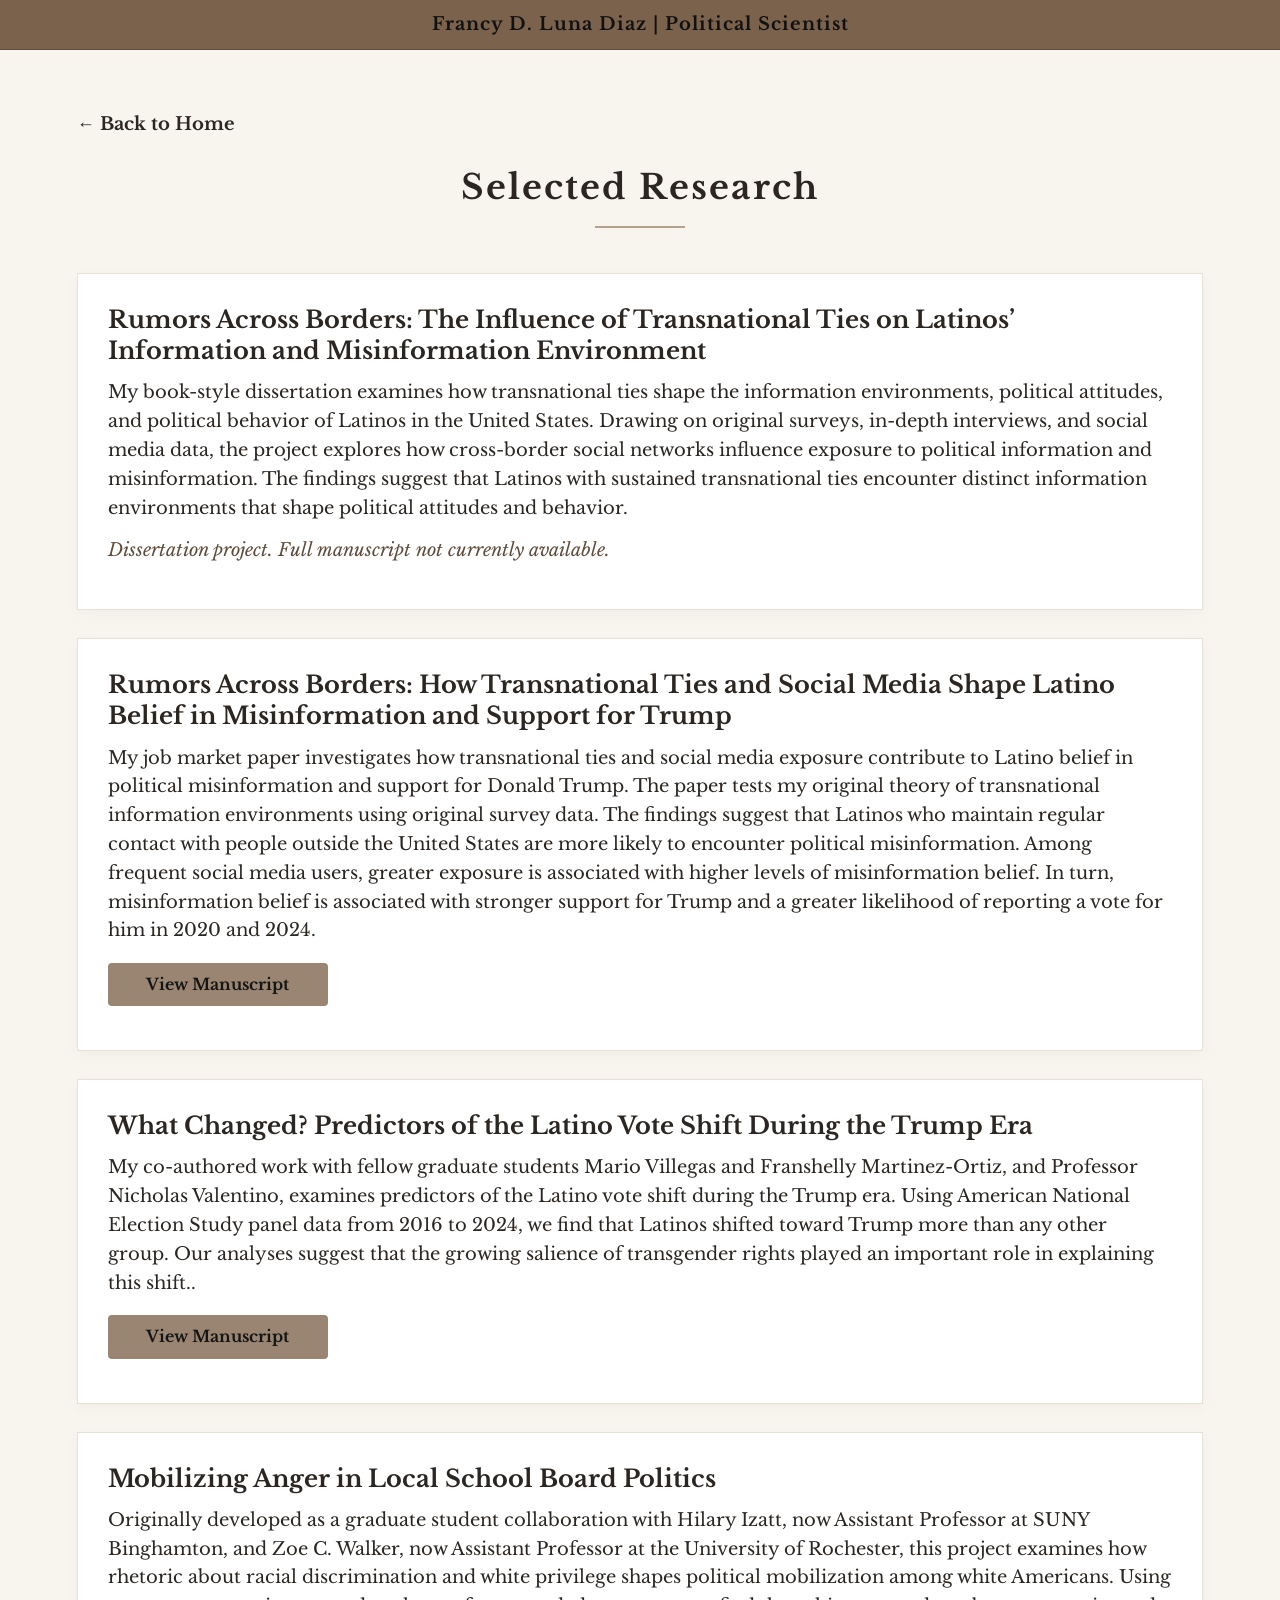
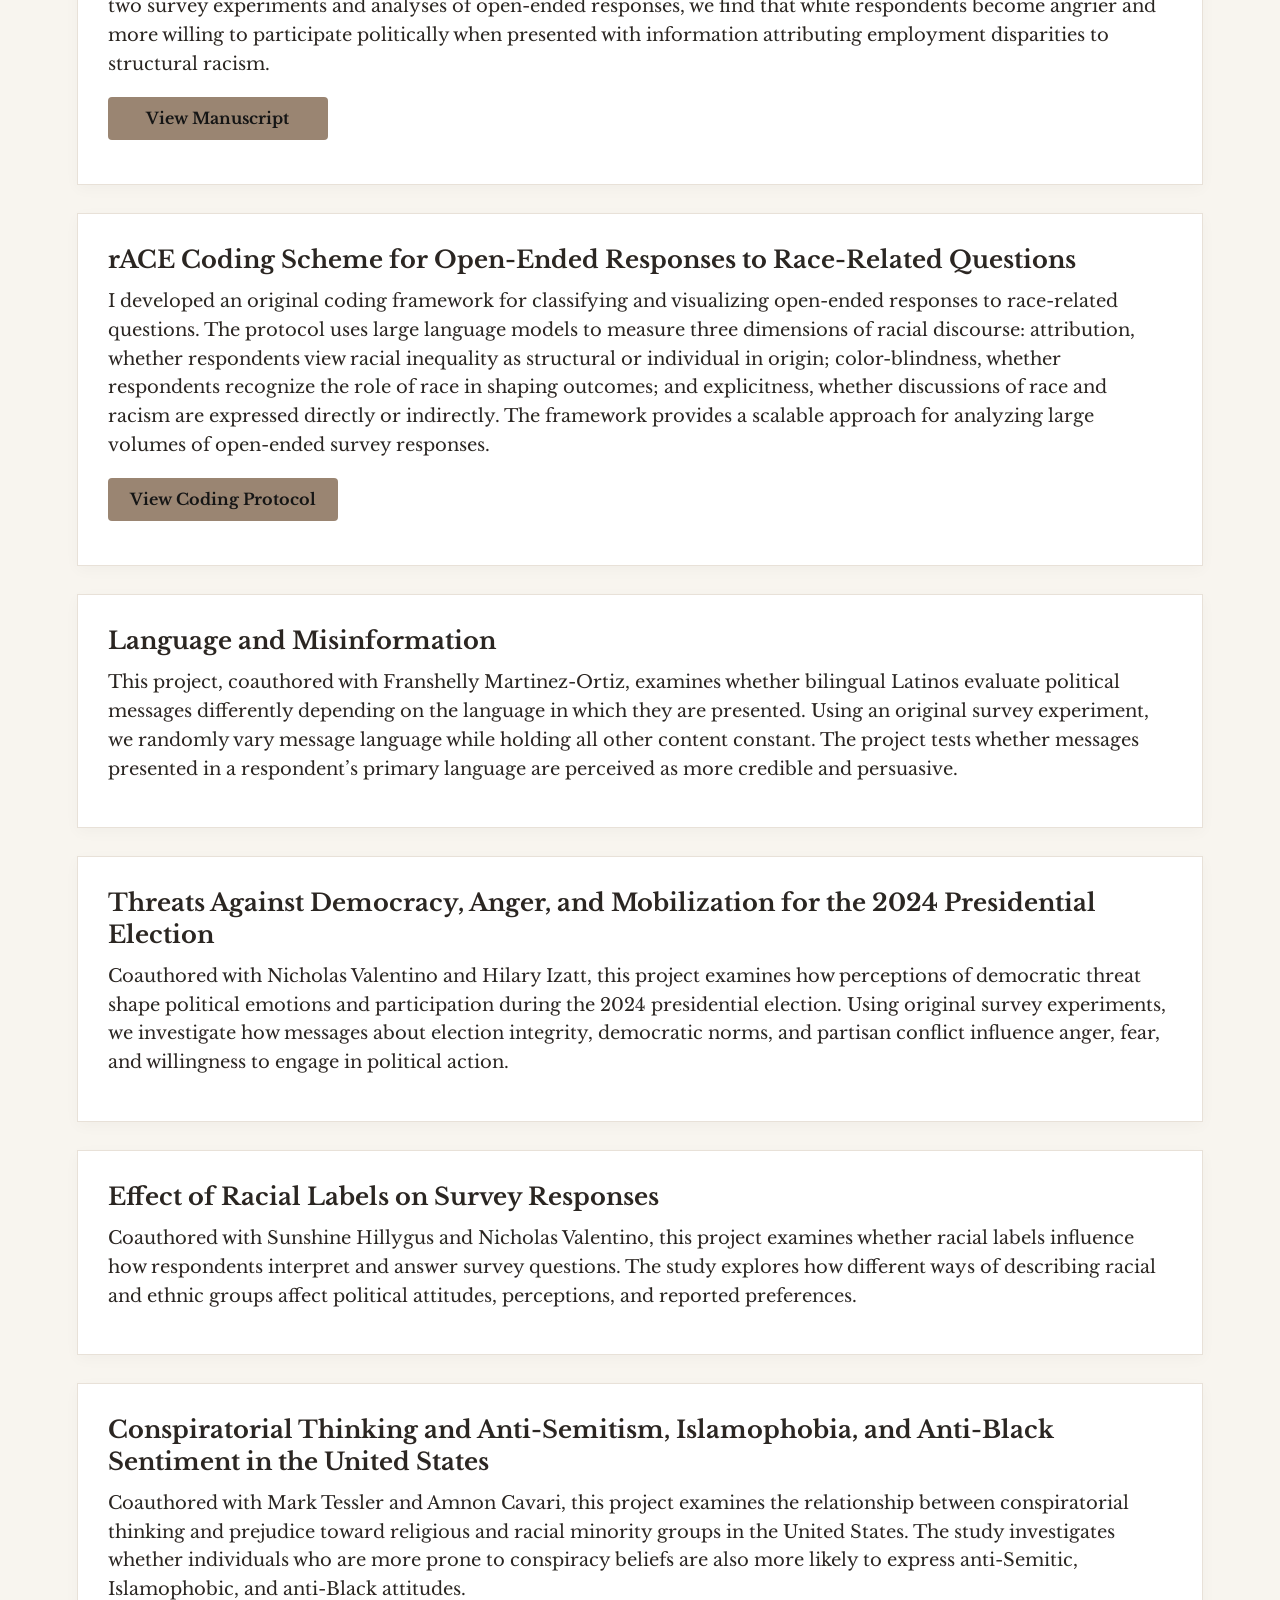
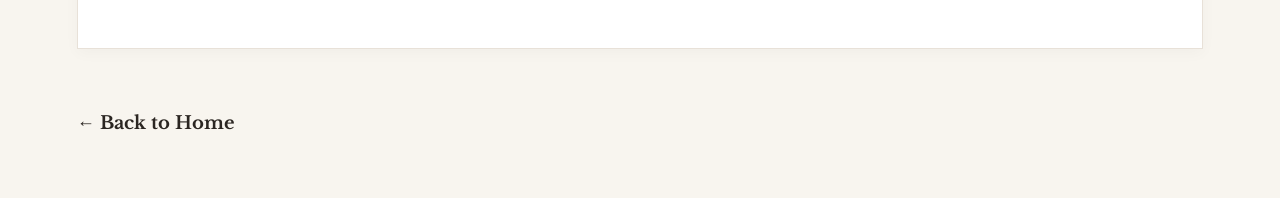
<file: manuscripts.html>
<html lang="en">
<head>

  <!-- Google Analytics 4 -->
<script async src="https://www.googletagmanager.com/gtag/js?id=G-6ZE11V92GR"></script>
<script>
  window.dataLayer = window.dataLayer || [];
  function gtag(){dataLayer.push(arguments);}
  gtag('js', new Date());

  gtag('config', 'G-6ZE11V92GR');
</script>

  <meta charset="UTF-8">
  <meta name="viewport" content="width=device-width, initial-scale=1.0">
  <title>Manuscripts | Francy Luna Diaz</title>

  <link rel="stylesheet" href="https://cdnjs.cloudflare.com/ajax/libs/font-awesome/6.5.1/css/all.min.css">
  <link href="https://fonts.googleapis.com/css2?family=Libre+Baskerville:wght@400;700&display=swap" rel="stylesheet">
  <link rel="stylesheet" href="styles.css">

  <style>
    body,
    h1, h2, h3, h4, h5, h6,
    p, a, li, span, div {
      font-family: "Libre Baskerville", Georgia, "Times New Roman", serif !important;
    }

    body {
      color: #2B2622;
      background: #f8f5ef;
      font-size: 18px;
      line-height: 1.6;
    }

    .manuscript-container {
      width: clamp(320px, 88vw, 1250px);
      margin: 60px auto;
    }

    .back-link {
      margin-bottom: 30px;
    }

    .back-link a {
      color: #2B2622;
      text-decoration: none;
      font-weight: 700;
    }

    .back-link a:hover {
      color: #7A624C;
      text-decoration: underline;
    }

    .page-title {
      text-align: center;
      margin-bottom: 45px;
    }

    .page-title h1 {
      font-size: 34px;
      font-weight: 700;
      letter-spacing: 2px;
      color: #2B2622;
      margin-bottom: 12px;
    }

    .page-title hr {
      width: 90px;
      border: none;
      border-top: 2px solid #B8A18B;
    }

    .manuscript-card {
      background: #ffffff;
      border: 1px solid #E8E1D8;
      padding: 30px;
      margin-bottom: 28px;
      box-shadow: 0 4px 14px rgba(0,0,0,0.03);
    }

    .manuscript-card h2 {
      font-size: 24px;
      font-weight: 700;
      line-height: 1.3;
      color: #2B2622;
      margin-top: 0;
      margin-bottom: 12px;
    }

    .manuscript-card p {
      color: #2B2622;
      margin-bottom: 14px;
    }

    .manuscript-card a {
      color: #7A624C;
      font-weight: 700;
      text-decoration: none;
    }

    .manuscript-card a:hover {
      color: #5F4C3B;
      text-decoration: underline;
    }

    .btn-custom {
      display: inline-block;
      min-width: 220px;
      background: #9A8572;
      color: #151515 !important;
      padding: 12px 22px;
      border-radius: 4px;
      text-decoration: none !important;
      margin-top: 4px;
      margin-right: 10px;
      text-align: center;
      font-size: 16px;
      font-weight: 700;
      line-height: 1.2;
    }

    .btn-custom:hover {
      background: #7A624C;
      color: #151515 !important;
      text-decoration: none !important;
    }

    em {
      color: #5F4C3B;
    }
    .sticky-header {
  position: sticky;
  top: 0;
  z-index: 9998;
  background: #7A624C !important;
  color: #111111 !important;
  text-align: center;
  font-weight: 700;
  letter-spacing: 1px;
  padding: 10px 15px;
  border-bottom: 1px solid #5F4C3B;
}

.mobile-sticky-menu {
  display: none;
}

@media (max-width: 768px) {
  .sticky-header {
    display: none;
  }

  .mobile-sticky-menu {
    display: block;
    position: fixed;
    top: 12px;
    left: 12px;
    z-index: 10000;
    color: #111111 !important;
    background: #B8A18B;
    padding: 8px 10px;
    border-radius: 4px;
    text-decoration: none;
    box-shadow: 0 2px 8px rgba(0,0,0,0.15);
  }

  .mobile-sticky-menu i {
    color: #111111 !important;
  }
}
  </style>
</head>

<body>
  <div class="sticky-header">
    Francy D. Luna Diaz | Political Scientist
  </div>
  
  <a href="index.html#main-nav" class="mobile-sticky-menu">
    <i class="fa-solid fa-bars"></i>
  </a>
  <div class="manuscript-container">
    <p class="back-link"><a href="index.html">← Back to Home</a></p>

    <div class="page-title">
      <h1>Selected Research</h1>
      <hr>
    </div>

    <div class="manuscript-card">
      <h2>Rumors Across Borders: The Influence of Transnational Ties on Latinos’ Information
        and Misinformation Environment</h2>
      <p>My book-style dissertation examines how transnational ties shape the information environments, political attitudes, and political behavior of Latinos in the United States. Drawing on original surveys, in-depth interviews, and social media data, the project explores how cross-border social networks influence exposure to political information and misinformation. The findings suggest that Latinos with sustained transnational ties encounter distinct information environments that shape political attitudes and behavior. </p>
      <p><em>Dissertation project. Full manuscript not currently available.</em></p>
    </div>

    <div class="manuscript-card">
      <h2>Rumors Across Borders: How Transnational
        Ties and Social Media Shape Latino Belief in
        Misinformation and Support for Trump</h2>
      <p>My job market paper investigates how transnational ties and social media exposure contribute to Latino belief in political misinformation and support for Donald Trump. The paper tests my original theory of transnational information environments using original survey data. The findings suggest that Latinos who maintain regular contact with people outside the United States are more likely to encounter political misinformation. Among frequent social media users, greater exposure is associated with higher levels of misinformation belief. In turn, misinformation belief is associated with stronger support for Trump and a greater likelihood of reporting a vote for him in 2020 and 2024.</p>
      <p><a href="RumorsAcrossBorders.pdf" class="btn-custom" target="_blank">View Manuscript</a></p>
    </div>
  
    <div class="manuscript-card">
      <h2>What Changed? Predictors of the Latino Vote Shift During the Trump Era</h2>
      <p>My co-authored work with fellow graduate students Mario Villegas and Franshelly Martinez-Ortiz, and Professor Nicholas Valentino, examines predictors of the Latino vote shift during the Trump era. Using American National Election Study panel data from 2016 to 2024, we find that Latinos shifted toward Trump more than any other group. Our analyses suggest that the growing salience of transgender rights played an important role in explaining this shift.. </p>
      <p><a href="ANES_Latino_Project_MPSA26_website.pdf" class="btn-custom" target="_blank">View Manuscript</a></p>
    </div>

    <div class="manuscript-card">
      <h2>Mobilizing Anger in Local School Board Politics</h2>
      <p>Originally developed as a graduate student collaboration with Hilary Izatt, now Assistant Professor at SUNY Binghamton, and Zoe C. Walker, now Assistant Professor at the University of Rochester, this project examines how rhetoric about racial discrimination and white privilege shapes political mobilization among white Americans. Using two survey experiments and analyses of open-ended responses, we find that white respondents become angrier and more willing to participate politically when presented with information attributing employment disparities to structural racism. </p>
      <p>
        <a href="Final_AWP_General_Submission__Website_.pdf" class="btn-custom" target="_blank">View Manuscript</a>
</p>
    </div>

    <div class="manuscript-card">
      <h2>rACE Coding Scheme for Open-Ended Responses to
        Race-Related Questions</h2>
      <p>I developed an original coding framework for classifying and visualizing open-ended responses to race-related questions. The protocol uses large language models to measure three dimensions of racial discourse: attribution, whether respondents view racial inequality as structural or individual in origin; color-blindness, whether respondents recognize the role of race in shaping outcomes; and explicitness, whether discussions of race and racism are expressed directly or indirectly. The framework provides a scalable approach for analyzing large volumes of open-ended survey responses.  </p>
      <p>
      <a href="race-coding.html" class="btn-custom" target="_blank">View Coding Protocol</a>
      </p>
    </div>

    <div class="manuscript-card">
      <h2>Language and Misinformation</h2>
      <p>This project, coauthored with Franshelly Martinez-Ortiz, examines whether bilingual Latinos evaluate political messages differently depending on the language in which they are presented. Using an original survey experiment, we randomly vary message language while holding all other content constant. The project tests whether messages presented in a respondent’s primary language are perceived as more credible and persuasive. </p>
    </div>

    <div class="manuscript-card">

      <h2>Threats Against Democracy, Anger, and Mobilization for the 2024 Presidential Election</h2>
    
      <p>Coauthored with Nicholas Valentino and Hilary Izatt, this project examines how perceptions of democratic threat shape political emotions and participation during the 2024 presidential election. Using original survey experiments, we investigate how messages about election integrity, democratic norms, and partisan conflict influence anger, fear, and willingness to engage in political action.</p>
    
    </div>
    
    <div class="manuscript-card">
    
      <h2>Effect of Racial Labels on Survey Responses</h2>
    
      <p>Coauthored with Sunshine Hillygus and Nicholas Valentino, this project examines whether racial labels influence how respondents interpret and answer survey questions. The study explores how different ways of describing racial and ethnic groups affect political attitudes, perceptions, and reported preferences.</p>
    
    </div>
    
    <div class="manuscript-card">
    
      <h2>Conspiratorial Thinking and Anti-Semitism, Islamophobia, and Anti-Black Sentiment in the United States</h2>
    
      <p>Coauthored with Mark Tessler and Amnon Cavari, this project examines the relationship between conspiratorial thinking and prejudice toward religious and racial minority groups in the United States. The study investigates whether individuals who are more prone to conspiracy beliefs are also more likely to express anti-Semitic, Islamophobic, and anti-Black attitudes.</p>
    
    </div>

    <div class="manuscript-container">
      <p class="back-link"><a href="index.html">← Back to Home</a></p>
  
  </div>
</body>
</html>
</file>
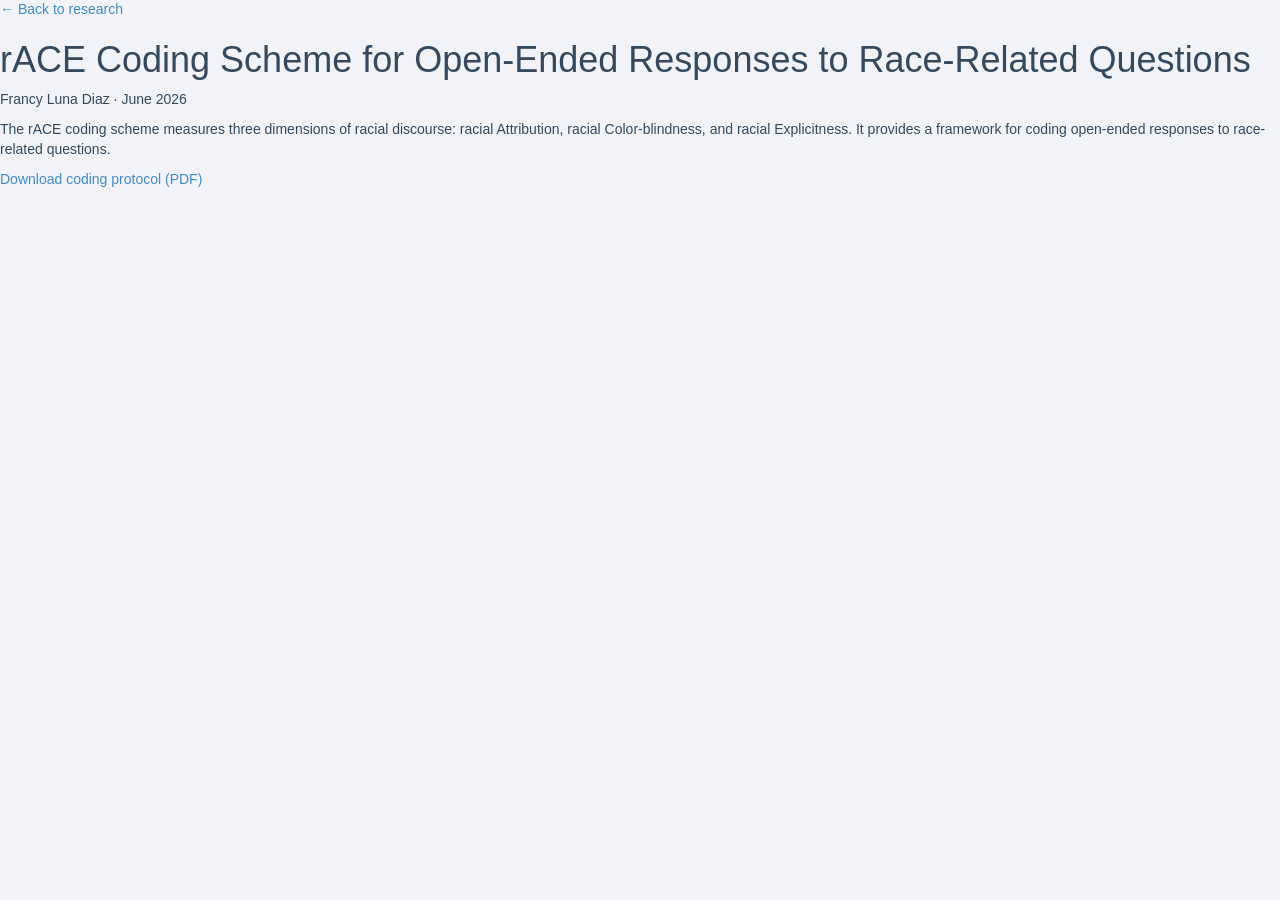
<file: race-coding.html>
<!DOCTYPE html>
<html lang="en">
<head>
  <meta charset="UTF-8">
  <meta name="viewport" content="width=device-width, initial-scale=1">
  <title>rACE Coding Scheme | Francy Luna Diaz</title>
  <meta name="citation_title" content="rACE Coding Scheme for Open-Ended Responses to Race-Related Questions">
  <meta name="citation_author" content="Luna Diaz, Francy">
  <meta name="citation_publication_date" content="2026">
  <meta name="citation_pdf_url" content="https://francylunadiaz.com/LLM_Protocol_for_AWP_Open_Ended_website.pdf">
  <link rel="stylesheet" href="styles.css">
</head>
<body>
  <main>
    <a href="manuscripts.html">← Back to research</a>
    <h1>rACE Coding Scheme for Open-Ended Responses to Race-Related Questions</h1>
    <p>Francy Luna Diaz · June 2026</p>
    <p>The rACE coding scheme measures three dimensions of racial discourse:
      racial Attribution, racial Color-blindness, and racial Explicitness.
      It provides a framework for coding open-ended responses to
      race-related questions.</p>
    <a href="LLM_Protocol_for_AWP_Open_Ended_website.pdf">Download coding protocol (PDF)</a>
  </main>
</body>
</html>
</file>
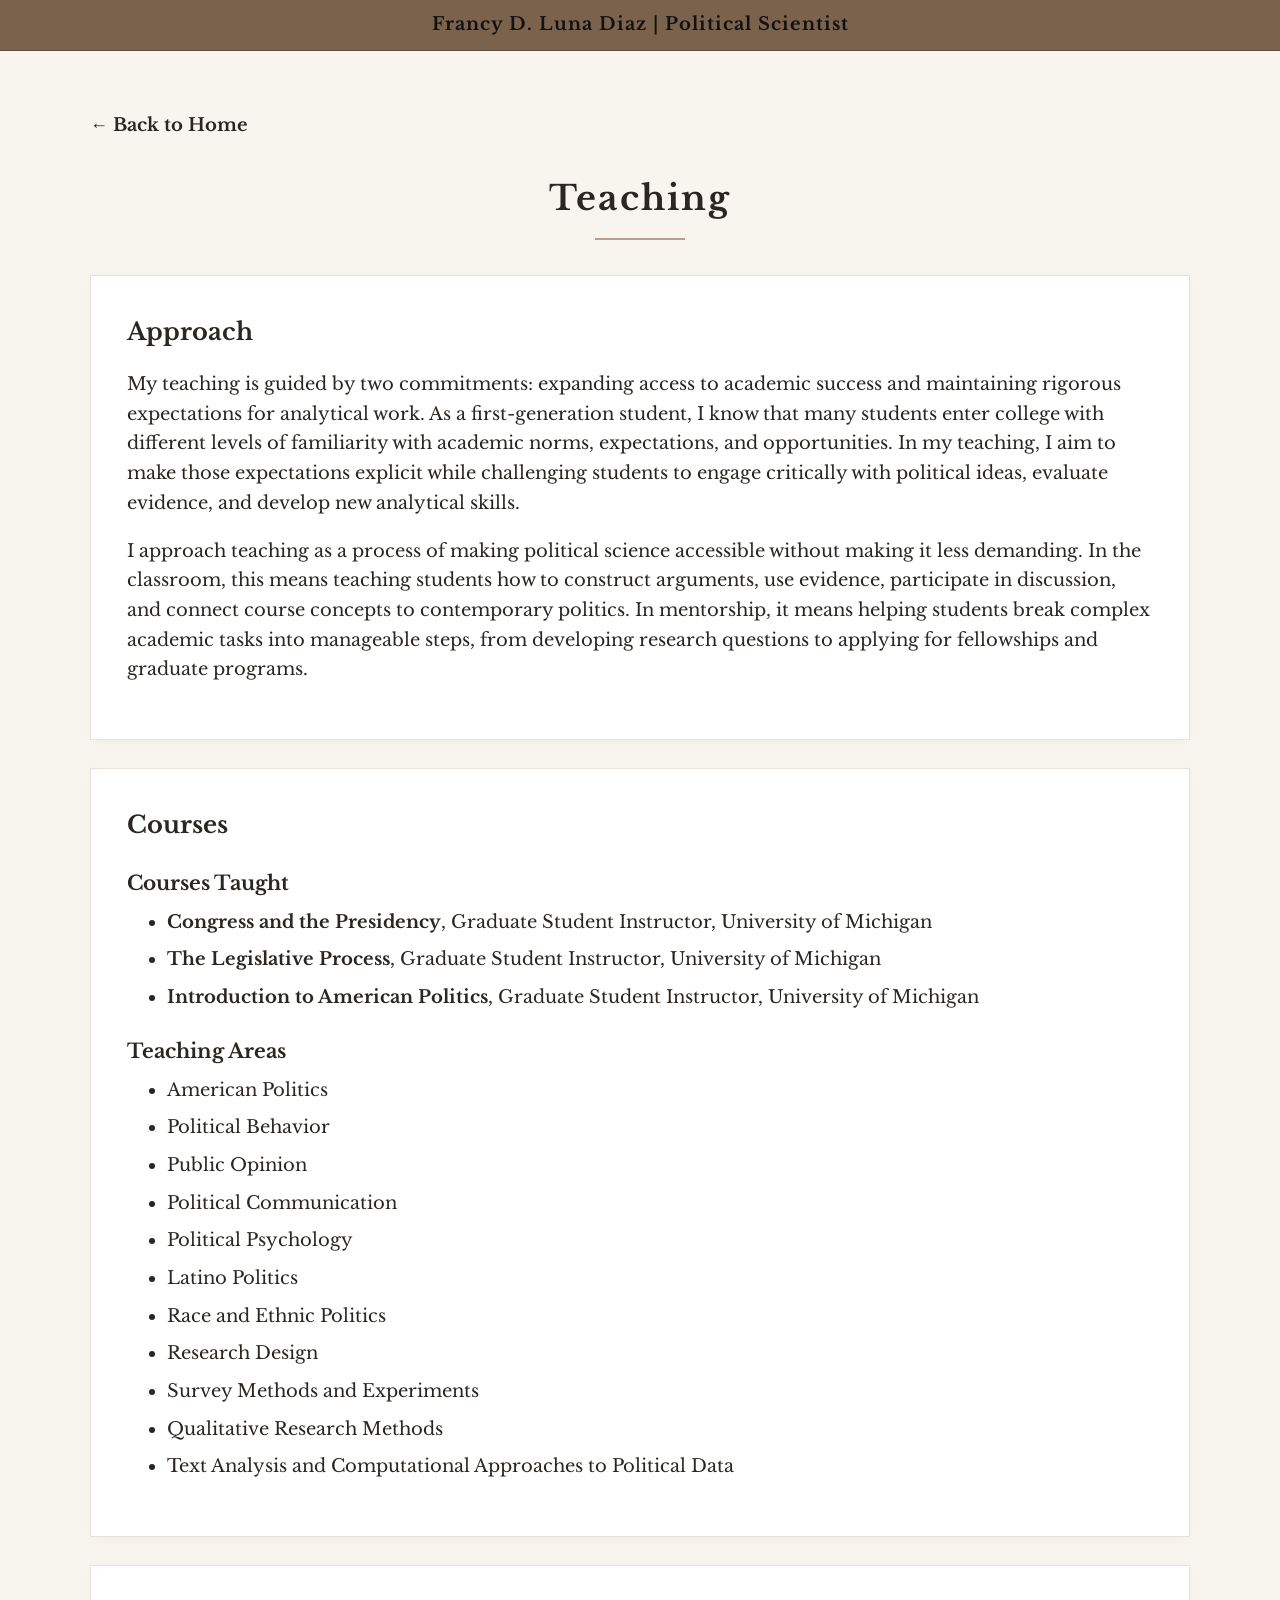
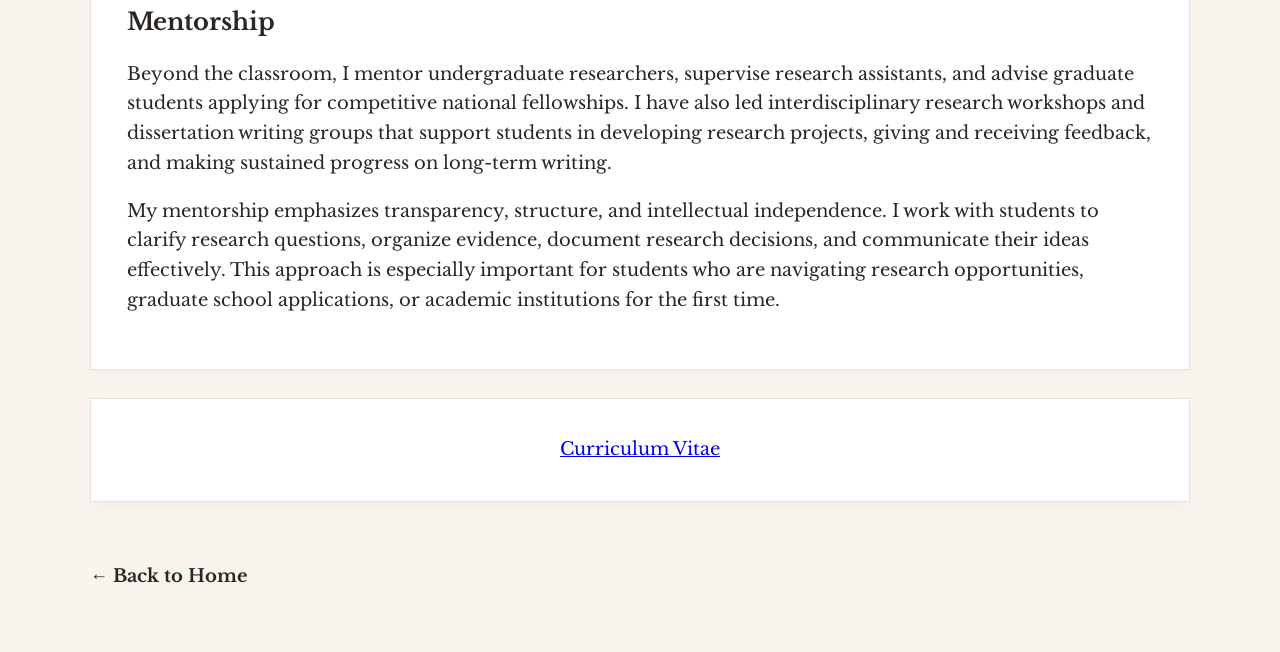
<file: teaching.html>
<html lang="en">
<head>

  <!-- Google Analytics 4 -->
<script async src="https://www.googletagmanager.com/gtag/js?id=G-6ZE11V92GR"></script>
<script>
  window.dataLayer = window.dataLayer || [];
  function gtag(){dataLayer.push(arguments);}
  gtag('js', new Date());

  gtag('config', 'G-6ZE11V92GR');
</script>


  <meta charset="UTF-8">
  <meta name="viewport" content="width=device-width, initial-scale=1.0">
  <title>Teaching | Francy Luna Diaz</title>

  <link rel="stylesheet" href="https://cdnjs.cloudflare.com/ajax/libs/font-awesome/6.5.1/css/all.min.css">
  <link href="https://fonts.googleapis.com/css2?family=Libre+Baskerville:wght@400;700&display=swap" rel="stylesheet">

  <style>
    body,
    h1, h2, h3, h4, h5, h6,
    p, a, li, span, div {
      font-family: "Libre Baskerville", Georgia, "Times New Roman", serif !important;
    }

    body {
      color: #2B2622;
      background: #f8f5ef;
      font-size: 18px;
      line-height: 1.65;
      margin: 0;
    }

    .teaching-container {
      width: clamp(320px, 88vw, 1100px);
      margin: 60px auto;
    }

    .back-link {
      margin-bottom: 30px;
    }

    .back-link a {
      color: #2B2622;
      text-decoration: none;
      font-weight: 700;
    }

    .back-link a:hover {
      color: #7A624C;
      text-decoration: underline;
    }

    .teaching-card {
      background: #ffffff;
      border: 1px solid #E8E1D8;
      padding: 36px;
      margin-bottom: 28px;
      box-shadow: 0 4px 14px rgba(0,0,0,0.03);
    }

    .page-title {
      text-align: center;
      margin-bottom: 35px;
    }

    .page-title h1 {
      font-size: 34px;
      font-weight: 700;
      letter-spacing: 2px;
      color: #2B2622;
      margin-bottom: 12px;
    }

    .page-title hr {
      width: 90px;
      border: none;
      border-top: 2px solid #B8A18B;
    }

    h2 {
      font-size: 24px;
      font-weight: 700;
      margin-top: 0;
      margin-bottom: 14px;
      color: #2B2622;
    }

    h3 {
      font-size: 20px;
      font-weight: 700;
      margin-top: 22px;
      margin-bottom: 8px;
      color: #2B2622;
    }

    p {
      margin-bottom: 18px;
    }

    ul {
      margin-top: 8px;
      margin-bottom: 18px;
    }

    li {
      margin-bottom: 8px;
    }

    .quote {
      border-left: 3px solid #B8A18B;
      padding-left: 18px;
      margin: 18px 0;
      font-size: 17px;
    }

    .button-card {
      text-align: center;
    }

    .btn-custom {
      display: inline-block;
      min-width: 260px;
      background: #9A8572;
      color: #151515 !important;
      padding: 14px 24px;
      border-radius: 4px;
      text-decoration: none;
      margin-top: 8px;
      text-align: center;
      font-size: 17px;
      font-weight: 700;
      line-height: 1.2;
    }

    .btn-custom:hover {
      background: #7A624C;
      color: #151515 !important;
      text-decoration: none;
    }
    .sticky-header {
  position: sticky;
  top: 0;
  z-index: 9998;
  background: #7A624C !important;
  color: #111111 !important;
  text-align: center;
  font-weight: 700;
  letter-spacing: 1px;
  padding: 10px 15px;
  border-bottom: 1px solid #5F4C3B;
}

.mobile-sticky-menu {
  display: none;
}

@media (max-width: 768px) {
  .sticky-header {
    display: none;
  }

  .mobile-sticky-menu {
    display: block;
    position: fixed;
    top: 12px;
    left: 12px;
    z-index: 10000;
    color: #111111 !important;
    background: #B8A18B;
    padding: 8px 10px;
    border-radius: 4px;
    text-decoration: none;
    box-shadow: 0 2px 8px rgba(0,0,0,0.15);
  }

  .mobile-sticky-menu i {
    color: #111111 !important;
  }
}
  </style>
</head>

<body>
    <div class="sticky-header">
        Francy D. Luna Diaz | Political Scientist
      </div>
      
      <a href="index.html#main-nav" class="mobile-sticky-menu">
        <i class="fa-solid fa-bars"></i>
      </a>
  <div class="teaching-container">
    <p class="back-link">
      <a href="index.html">← Back to Home</a>
    </p>

    <div class="page-title">
        <h1>Teaching</h1>
        <hr>
      </div>
      
      <div class="teaching-card">
        <h2>Approach</h2>
    
      <p>
        My teaching is guided by two commitments: expanding access to academic success and maintaining rigorous expectations for analytical work. As a first-generation student, I know that many students enter college with different levels of familiarity with academic norms, expectations, and opportunities. In my teaching, I aim to make those expectations explicit while challenging students to engage critically with political ideas, evaluate evidence, and develop new analytical skills.
      </p>

      <p>
        I approach teaching as a process of making political science accessible without making it less demanding. In the classroom, this means teaching students how to construct arguments, use evidence, participate in discussion, and connect course concepts to contemporary politics. In mentorship, it means helping students break complex academic tasks into manageable steps, from developing research questions to applying for fellowships and graduate programs.
      </p>
    </div>

    <div class="teaching-card">
      <h2>Courses</h2>

      <h3>Courses Taught</h3>
      <ul>
        <li><strong>Congress and the Presidency</strong>, Graduate Student Instructor, University of Michigan</li>
        <li><strong>The Legislative Process</strong>, Graduate Student Instructor, University of Michigan</li>
        <li><strong>Introduction to American Politics</strong>, Graduate Student Instructor, University of Michigan</li>
      </ul>

      <h3>Teaching Areas</h3>
      <ul>
        <li>American Politics</li>
        <li>Political Behavior</li>
        <li>Public Opinion</li>
        <li>Political Communication</li>
        <li>Political Psychology</li>
        <li>Latino Politics</li>
        <li>Race and Ethnic Politics</li>
        <li>Research Design</li>
        <li>Survey Methods and Experiments</li>
        <li>Qualitative Research Methods</li>
        <li>Text Analysis and Computational Approaches to Political Data</li>
      </ul>
    </div>

    <div class="teaching-card">
      <h2>Mentorship</h2>

      <p>
        Beyond the classroom, I mentor undergraduate researchers, supervise research assistants, and advise graduate students applying for competitive national fellowships. I have also led interdisciplinary research workshops and dissertation writing groups that support students in developing research projects, giving and receiving feedback, and making sustained progress on long-term writing.
      </p>

      <p>
        My mentorship emphasizes transparency, structure, and intellectual independence. I work with students to clarify research questions, organize evidence, document research decisions, and communicate their ideas effectively. This approach is especially important for students who are navigating research opportunities, graduate school applications, or academic institutions for the first time.
      </p>
    </div>

    <div class="teaching-card button-card">
      <a href="/cv.pdf" target="_blank">Curriculum Vitae</a>
    </div>
    <div class="teaching-container">
        <p class="back-link">
          <a href="index.html">← Back to Home</a>
        </p>
  </div>
</body>
</html>
</file>
<file: styles.css>
/*! normalize.css v3.0.0 | MIT License | git.io/normalize */html{font-family:sans-serif;-ms-text-size-adjust:100%;-webkit-text-size-adjust:100%}body{margin:0}article,aside,details,figcaption,figure,footer,header,hgroup,main,nav,section,summary{display:block}audio,canvas,progress,video{display:inline-block;vertical-align:baseline}audio:not([controls]){display:none;height:0}[hidden],template{display:none}a{background:transparent}a:active,a:hover{outline:0}abbr[title]{border-bottom:1px dotted}b,strong{font-weight:bold}dfn{font-style:italic}h1{font-size:2em;margin:0.67em 0}mark{background:#ff0;color:#000}small{font-size:80%}sub,sup{font-size:75%;line-height:0;position:relative;vertical-align:baseline}sup{top:-0.5em}sub{bottom:-0.25em}img{border:0}svg:not(:root){overflow:hidden}figure{margin:1em 40px}hr{-moz-box-sizing:content-box;box-sizing:content-box;height:0}pre{overflow:auto}code,kbd,pre,samp{font-family:monospace, monospace;font-size:1em}button,input,optgroup,select,textarea{color:inherit;font:inherit;margin:0}button{overflow:visible}button,select{text-transform:none}button,html input[type="button"],input[type="reset"],input[type="submit"]{-webkit-appearance:button;cursor:pointer}button[disabled],html input[disabled]{cursor:default}button::-moz-focus-inner,input::-moz-focus-inner{border:0;padding:0}input{line-height:normal}input[type="checkbox"],input[type="radio"]{-moz-box-sizing:border-box;box-sizing:border-box;padding:0}input[type="number"]::-webkit-inner-spin-button,input[type="number"]::-webkit-outer-spin-button{height:auto}input[type="search"]{-webkit-appearance:textfield;-moz-box-sizing:content-box;box-sizing:content-box}input[type="search"]::-webkit-search-cancel-button,input[type="search"]::-webkit-search-decoration{-webkit-appearance:none}fieldset{border:1px solid #c0c0c0;margin:0 2px;padding:0.35em 0.625em 0.75em}legend{border:0;padding:0}textarea{overflow:auto}optgroup{font-weight:bold}table{border-collapse:collapse;border-spacing:0}td,th{padding:0}*{-moz-box-sizing:border-box;box-sizing:border-box}*:before,*:after{-moz-box-sizing:border-box;box-sizing:border-box}html{font-size:62.5%;-webkit-tap-highlight-color:transparent}body{font-family:"Helvetica Neue",Helvetica,Arial,sans-serif;font-size:14px;line-height:1.42857;color:#333;background-color:#f2f3f8}input,button,select,textarea{font-family:inherit;font-size:inherit;line-height:inherit}a{color:#428bca;text-decoration:none}a:hover,a:focus{color:#2a6496;text-decoration:underline}a:focus{outline:thin dotted;outline:5px auto -webkit-focus-ring-color;outline-offset:-2px}figure{margin:0}img{vertical-align:middle}.img-responsive{display:block;max-width:100%;height:auto}.img-rounded{border-radius:6px}.img-thumbnail{padding:4px;line-height:1.42857;background-color:#f2f3f8;border:1px solid #ddd;border-radius:4px;-webkit-transition:all 0.2s ease-in-out;transition:all 0.2s ease-in-out;display:inline-block;max-width:100%;height:auto}.img-circle{border-radius:50%}hr{margin-top:20px;margin-bottom:20px;border:0;border-top:1px solid #34495e}.sr-only{position:absolute;width:1px;height:1px;margin:-1px;padding:0;overflow:hidden;clip:rect(0, 0, 0, 0);border:0}h1,h2,h3,h4,h5,h6,.h1,.h2,.h3,.h4,.h5,.h6{font-family:"Raleway","Helvetica Neue",Helvetica,Arial,sans-serif;font-weight:500;line-height:1.1;color:#34495e}h1 small,h1 .small,h2 small,h2 .small,h3 small,h3 .small,h4 small,h4 .small,h5 small,h5 .small,h6 small,h6 .small,.h1 small,.h1 .small,.h2 small,.h2 .small,.h3 small,.h3 .small,.h4 small,.h4 .small,.h5 small,.h5 .small,.h6 small,.h6 .small{font-weight:normal;line-height:1;color:#999}h1,.h1,h2,.h2,h3,.h3{margin-top:20px;margin-bottom:10px}h1 small,h1 .small,.h1 small,.h1 .small,h2 small,h2 .small,.h2 small,.h2 .small,h3 small,h3 .small,.h3 small,.h3 .small{font-size:65%}h4,.h4,h5,.h5,h6,.h6{margin-top:10px;margin-bottom:10px}h4 small,h4 .small,.h4 small,.h4 .small,h5 small,h5 .small,.h5 small,.h5 .small,h6 small,h6 .small,.h6 small,.h6 .small{font-size:75%}h1,.h1{font-size:36px}h2,.h2{font-size:30px}h3,.h3{font-size:24px}h4,.h4{font-size:18px}h5,.h5{font-size:14px}h6,.h6{font-size:12px}p{margin:0 0 10px;color:#34495e}.lead{margin-bottom:20px;font-size:16px;font-weight:200;line-height:1.4}@media (min-width: 768px){.lead{font-size:21px}}small,.small{font-size:85%}cite{font-style:normal}.text-left{text-align:left}.text-right{text-align:right}.text-center{text-align:center}.text-justify{text-align:justify}.text-muted{color:#999}.text-primary{color:#428bca}a.text-primary:hover{color:#3071a9}.text-success{color:#3c763d}a.text-success:hover{color:#2b542c}.text-info{color:#31708f}a.text-info:hover{color:#245269}.text-warning{color:#8a6d3b}a.text-warning:hover{color:#66512c}.text-danger{color:#a94442}a.text-danger:hover{color:#843534}.bg-primary{color:#fff}.bg-primary{background-color:#428bca}a.bg-primary:hover{background-color:#3071a9}.bg-success{background-color:#dff0d8}a.bg-success:hover{background-color:#c1e2b3}.bg-info{background-color:#d9edf7}a.bg-info:hover{background-color:#afd9ee}.bg-warning{background-color:#fcf8e3}a.bg-warning:hover{background-color:#f7ecb5}.bg-danger{background-color:#f2dede}a.bg-danger:hover{background-color:#e4b9b9}.page-header{padding-bottom:9px;margin:40px 0 20px;border-bottom:1px solid #eee}ul,ol{margin-top:0;margin-bottom:10px}ul ul,ul ol,ol ul,ol ol{margin-bottom:0}.list-unstyled,.list-inline{padding-left:0;list-style:none}.list-inline{margin-left:-5px}.list-inline>li{display:inline-block;padding-left:5px;padding-right:5px}dl{margin-top:0;margin-bottom:20px}dt,dd{line-height:1.42857}dt{font-weight:bold}dd{margin-left:0}@media (min-width: 768px){.dl-horizontal dt{float:left;width:160px;clear:left;text-align:right;overflow:hidden;text-overflow:ellipsis;white-space:nowrap}.dl-horizontal dd{margin-left:180px}.dl-horizontal dd:before,.dl-horizontal dd:after{content:" ";display:table}.dl-horizontal dd:after{clear:both}}abbr[title],abbr[data-original-title]{cursor:help;border-bottom:1px dotted #999}.initialism{font-size:90%;text-transform:uppercase}blockquote{padding:10px 20px;margin:0 0 20px;font-size:17.5px;border-left:5px solid #eee}blockquote p:last-child,blockquote ul:last-child,blockquote ol:last-child{margin-bottom:0}blockquote footer,blockquote small,blockquote .small{display:block;font-size:80%;line-height:1.42857;color:#999}blockquote footer:before,blockquote small:before,blockquote .small:before{content:'\2014 \00A0'}.blockquote-reverse,blockquote.pull-right{padding-right:15px;padding-left:0;border-right:5px solid #eee;border-left:0;text-align:right}.blockquote-reverse footer:before,.blockquote-reverse small:before,.blockquote-reverse .small:before,blockquote.pull-right footer:before,blockquote.pull-right small:before,blockquote.pull-right .small:before{content:''}.blockquote-reverse footer:after,.blockquote-reverse small:after,.blockquote-reverse .small:after,blockquote.pull-right footer:after,blockquote.pull-right small:after,blockquote.pull-right .small:after{content:'\00A0 \2014'}blockquote:before,blockquote:after{content:""}address{margin-bottom:20px;font-style:normal;line-height:1.42857}code,kbd,pre,samp{font-family:Menlo,Monaco,Consolas,"Courier New",monospace}code{padding:2px 4px;font-size:90%;color:#c7254e;background-color:#f9f2f4;white-space:nowrap;border-radius:4px}kbd{padding:2px 4px;font-size:90%;color:#fff;background-color:#333;border-radius:3px;box-shadow:inset 0 -1px 0 rgba(0,0,0,0.25)}pre{display:block;padding:9.5px;margin:0 0 10px;font-size:13px;line-height:1.42857;word-break:break-all;word-wrap:break-word;color:#333;background-color:#f5f5f5;border:1px solid #ccc;border-radius:4px}pre code{padding:0;font-size:inherit;color:inherit;white-space:pre-wrap;background-color:transparent;border-radius:0}.pre-scrollable{max-height:340px;overflow-y:scroll}.container{margin-right:auto;margin-left:auto;padding-left:15px;padding-right:15px}.container:before,.container:after{content:" ";display:table}.container:after{clear:both}@media (min-width: 768px){.container{width:750px}}@media (min-width: 992px){.container{width:970px}}@media (min-width: 1200px){.container{width:1170px}}.container-fluid{margin-right:auto;margin-left:auto;padding-left:15px;padding-right:15px}.container-fluid:before,.container-fluid:after{content:" ";display:table}.container-fluid:after{clear:both}.row{margin-left:-15px;margin-right:-15px}.row:before,.row:after{content:" ";display:table}.row:after{clear:both}.col-xs-1,.col-sm-1,.col-md-1,.col-lg-1,.col-xs-2,.col-sm-2,.col-md-2,.col-lg-2,.col-xs-3,.col-sm-3,.col-md-3,.col-lg-3,.col-xs-4,.col-sm-4,.col-md-4,.col-lg-4,.col-xs-5,.col-sm-5,.col-md-5,.col-lg-5,.col-xs-6,.col-sm-6,.col-md-6,.col-lg-6,.col-xs-7,.col-sm-7,.col-md-7,.col-lg-7,.col-xs-8,.col-sm-8,.col-md-8,.col-lg-8,.col-xs-9,.col-sm-9,.col-md-9,.col-lg-9,.col-xs-10,.col-sm-10,.col-md-10,.col-lg-10,.col-xs-11,.col-sm-11,.col-md-11,.col-lg-11,.col-xs-12,.col-sm-12,.col-md-12,.col-lg-12{position:relative;min-height:1px;padding-left:15px;padding-right:15px}.col-xs-1,.col-xs-2,.col-xs-3,.col-xs-4,.col-xs-5,.col-xs-6,.col-xs-7,.col-xs-8,.col-xs-9,.col-xs-10,.col-xs-11,.col-xs-12{float:left}.col-xs-1{width:8.33333%}.col-xs-2{width:16.66667%}.col-xs-3{width:25%}.col-xs-4{width:33.33333%}.col-xs-5{width:41.66667%}.col-xs-6{width:50%}.col-xs-7{width:58.33333%}.col-xs-8{width:66.66667%}.col-xs-9{width:75%}.col-xs-10{width:83.33333%}.col-xs-11{width:91.66667%}.col-xs-12{width:100%}.col-xs-pull-0{right:0%}.col-xs-pull-1{right:8.33333%}.col-xs-pull-2{right:16.66667%}.col-xs-pull-3{right:25%}.col-xs-pull-4{right:33.33333%}.col-xs-pull-5{right:41.66667%}.col-xs-pull-6{right:50%}.col-xs-pull-7{right:58.33333%}.col-xs-pull-8{right:66.66667%}.col-xs-pull-9{right:75%}.col-xs-pull-10{right:83.33333%}.col-xs-pull-11{right:91.66667%}.col-xs-pull-12{right:100%}.col-xs-push-0{left:0%}.col-xs-push-1{left:8.33333%}.col-xs-push-2{left:16.66667%}.col-xs-push-3{left:25%}.col-xs-push-4{left:33.33333%}.col-xs-push-5{left:41.66667%}.col-xs-push-6{left:50%}.col-xs-push-7{left:58.33333%}.col-xs-push-8{left:66.66667%}.col-xs-push-9{left:75%}.col-xs-push-10{left:83.33333%}.col-xs-push-11{left:91.66667%}.col-xs-push-12{left:100%}.col-xs-offset-0{margin-left:0%}.col-xs-offset-1{margin-left:8.33333%}.col-xs-offset-2{margin-left:16.66667%}.col-xs-offset-3{margin-left:25%}.col-xs-offset-4{margin-left:33.33333%}.col-xs-offset-5{margin-left:41.66667%}.col-xs-offset-6{margin-left:50%}.col-xs-offset-7{margin-left:58.33333%}.col-xs-offset-8{margin-left:66.66667%}.col-xs-offset-9{margin-left:75%}.col-xs-offset-10{margin-left:83.33333%}.col-xs-offset-11{margin-left:91.66667%}.col-xs-offset-12{margin-left:100%}@media (min-width: 768px){.col-sm-1,.col-sm-2,.col-sm-3,.col-sm-4,.col-sm-5,.col-sm-6,.col-sm-7,.col-sm-8,.col-sm-9,.col-sm-10,.col-sm-11,.col-sm-12{float:left}.col-sm-1{width:8.33333%}.col-sm-2{width:16.66667%}.col-sm-3{width:25%}.col-sm-4{width:33.33333%}.col-sm-5{width:41.66667%}.col-sm-6{width:50%}.col-sm-7{width:58.33333%}.col-sm-8{width:66.66667%}.col-sm-9{width:75%}.col-sm-10{width:83.33333%}.col-sm-11{width:91.66667%}.col-sm-12{width:100%}.col-sm-pull-0{right:0%}.col-sm-pull-1{right:8.33333%}.col-sm-pull-2{right:16.66667%}.col-sm-pull-3{right:25%}.col-sm-pull-4{right:33.33333%}.col-sm-pull-5{right:41.66667%}.col-sm-pull-6{right:50%}.col-sm-pull-7{right:58.33333%}.col-sm-pull-8{right:66.66667%}.col-sm-pull-9{right:75%}.col-sm-pull-10{right:83.33333%}.col-sm-pull-11{right:91.66667%}.col-sm-pull-12{right:100%}.col-sm-push-0{left:0%}.col-sm-push-1{left:8.33333%}.col-sm-push-2{left:16.66667%}.col-sm-push-3{left:25%}.col-sm-push-4{left:33.33333%}.col-sm-push-5{left:41.66667%}.col-sm-push-6{left:50%}.col-sm-push-7{left:58.33333%}.col-sm-push-8{left:66.66667%}.col-sm-push-9{left:75%}.col-sm-push-10{left:83.33333%}.col-sm-push-11{left:91.66667%}.col-sm-push-12{left:100%}.col-sm-offset-0{margin-left:0%}.col-sm-offset-1{margin-left:8.33333%}.col-sm-offset-2{margin-left:16.66667%}.col-sm-offset-3{margin-left:25%}.col-sm-offset-4{margin-left:33.33333%}.col-sm-offset-5{margin-left:41.66667%}.col-sm-offset-6{margin-left:50%}.col-sm-offset-7{margin-left:58.33333%}.col-sm-offset-8{margin-left:66.66667%}.col-sm-offset-9{margin-left:75%}.col-sm-offset-10{margin-left:83.33333%}.col-sm-offset-11{margin-left:91.66667%}.col-sm-offset-12{margin-left:100%}}@media (min-width: 992px){.col-md-1,.col-md-2,.col-md-3,.col-md-4,.col-md-5,.col-md-6,.col-md-7,.col-md-8,.col-md-9,.col-md-10,.col-md-11,.col-md-12{float:left}.col-md-1{width:8.33333%}.col-md-2{width:16.66667%}.col-md-3{width:25%}.col-md-4{width:33.33333%}.col-md-5{width:41.66667%}.col-md-6{width:50%}.col-md-7{width:58.33333%}.col-md-8{width:66.66667%}.col-md-9{width:75%}.col-md-10{width:83.33333%}.col-md-11{width:91.66667%}.col-md-12{width:100%}.col-md-pull-0{right:0%}.col-md-pull-1{right:8.33333%}.col-md-pull-2{right:16.66667%}.col-md-pull-3{right:25%}.col-md-pull-4{right:33.33333%}.col-md-pull-5{right:41.66667%}.col-md-pull-6{right:50%}.col-md-pull-7{right:58.33333%}.col-md-pull-8{right:66.66667%}.col-md-pull-9{right:75%}.col-md-pull-10{right:83.33333%}.col-md-pull-11{right:91.66667%}.col-md-pull-12{right:100%}.col-md-push-0{left:0%}.col-md-push-1{left:8.33333%}.col-md-push-2{left:16.66667%}.col-md-push-3{left:25%}.col-md-push-4{left:33.33333%}.col-md-push-5{left:41.66667%}.col-md-push-6{left:50%}.col-md-push-7{left:58.33333%}.col-md-push-8{left:66.66667%}.col-md-push-9{left:75%}.col-md-push-10{left:83.33333%}.col-md-push-11{left:91.66667%}.col-md-push-12{left:100%}.col-md-offset-0{margin-left:0%}.col-md-offset-1{margin-left:8.33333%}.col-md-offset-2{margin-left:16.66667%}.col-md-offset-3{margin-left:25%}.col-md-offset-4{margin-left:33.33333%}.col-md-offset-5{margin-left:41.66667%}.col-md-offset-6{margin-left:50%}.col-md-offset-7{margin-left:58.33333%}.col-md-offset-8{margin-left:66.66667%}.col-md-offset-9{margin-left:75%}.col-md-offset-10{margin-left:83.33333%}.col-md-offset-11{margin-left:91.66667%}.col-md-offset-12{margin-left:100%}}@media (min-width: 1200px){.col-lg-1,.col-lg-2,.col-lg-3,.col-lg-4,.col-lg-5,.col-lg-6,.col-lg-7,.col-lg-8,.col-lg-9,.col-lg-10,.col-lg-11,.col-lg-12{float:left}.col-lg-1{width:8.33333%}.col-lg-2{width:16.66667%}.col-lg-3{width:25%}.col-lg-4{width:33.33333%}.col-lg-5{width:41.66667%}.col-lg-6{width:50%}.col-lg-7{width:58.33333%}.col-lg-8{width:66.66667%}.col-lg-9{width:75%}.col-lg-10{width:83.33333%}.col-lg-11{width:91.66667%}.col-lg-12{width:100%}.col-lg-pull-0{right:0%}.col-lg-pull-1{right:8.33333%}.col-lg-pull-2{right:16.66667%}.col-lg-pull-3{right:25%}.col-lg-pull-4{right:33.33333%}.col-lg-pull-5{right:41.66667%}.col-lg-pull-6{right:50%}.col-lg-pull-7{right:58.33333%}.col-lg-pull-8{right:66.66667%}.col-lg-pull-9{right:75%}.col-lg-pull-10{right:83.33333%}.col-lg-pull-11{right:91.66667%}.col-lg-pull-12{right:100%}.col-lg-push-0{left:0%}.col-lg-push-1{left:8.33333%}.col-lg-push-2{left:16.66667%}.col-lg-push-3{left:25%}.col-lg-push-4{left:33.33333%}.col-lg-push-5{left:41.66667%}.col-lg-push-6{left:50%}.col-lg-push-7{left:58.33333%}.col-lg-push-8{left:66.66667%}.col-lg-push-9{left:75%}.col-lg-push-10{left:83.33333%}.col-lg-push-11{left:91.66667%}.col-lg-push-12{left:100%}.col-lg-offset-0{margin-left:0%}.col-lg-offset-1{margin-left:8.33333%}.col-lg-offset-2{margin-left:16.66667%}.col-lg-offset-3{margin-left:25%}.col-lg-offset-4{margin-left:33.33333%}.col-lg-offset-5{margin-left:41.66667%}.col-lg-offset-6{margin-left:50%}.col-lg-offset-7{margin-left:58.33333%}.col-lg-offset-8{margin-left:66.66667%}.col-lg-offset-9{margin-left:75%}.col-lg-offset-10{margin-left:83.33333%}.col-lg-offset-11{margin-left:91.66667%}.col-lg-offset-12{margin-left:100%}}fieldset{padding:0;margin:0;border:0;min-width:0}legend{display:block;width:100%;padding:0;margin-bottom:20px;font-size:21px;line-height:inherit;color:#333;border:0;border-bottom:1px solid #e5e5e5}label{display:inline-block;margin-bottom:5px;font-weight:bold}input[type="search"]{-moz-box-sizing:border-box;box-sizing:border-box}input[type="radio"],input[type="checkbox"]{margin:4px 0 0;margin-top:1px \9;line-height:normal}input[type="file"]{display:block}input[type="range"]{display:block;width:100%}select[multiple],select[size]{height:auto}input[type="file"]:focus,input[type="radio"]:focus,input[type="checkbox"]:focus{outline:thin dotted;outline:5px auto -webkit-focus-ring-color;outline-offset:-2px}output{display:block;padding-top:7px;font-size:14px;line-height:1.42857;color:#555}.form-control{display:block;width:100%;height:34px;padding:6px 12px;font-size:14px;line-height:1.42857;color:#555;background-color:#fff;background-image:none;border:none;border-radius:3px;background:#eee;-webkit-transition:border-color ease-in-out 0.15s,box-shadow ease-in-out 0.15s;transition:border-color ease-in-out 0.15s,box-shadow ease-in-out 0.15s}.form-control:focus{border-color:#66afe9;outline:0;box-shadow:inset 0 1px 1px rgba(0,0,0,0.075),0 0 8px rgba(102,175,233,0.6)}.form-control::-moz-placeholder{color:#999;opacity:1}.form-control:-ms-input-placeholder{color:#999}.form-control::-webkit-input-placeholder{color:#999}.form-control[disabled],.form-control[readonly],fieldset[disabled] .form-control{cursor:not-allowed;background-color:#eee;opacity:1}textarea.form-control{height:auto}input[type="search"]{-webkit-appearance:none}input[type="date"]{line-height:34px}.form-group{margin-bottom:15px}.radio,.checkbox{display:block;min-height:20px;margin-top:10px;margin-bottom:10px;padding-left:20px}.radio label,.checkbox label{display:inline;font-weight:normal;cursor:pointer}.radio input[type="radio"],.radio-inline input[type="radio"],.checkbox input[type="checkbox"],.checkbox-inline input[type="checkbox"]{float:left;margin-left:-20px}.radio+.radio,.checkbox+.checkbox{margin-top:-5px}.radio-inline,.checkbox-inline{display:inline-block;padding-left:20px;margin-bottom:0;vertical-align:middle;font-weight:normal;cursor:pointer}.radio-inline+.radio-inline,.checkbox-inline+.checkbox-inline{margin-top:0;margin-left:10px}input[type="radio"][disabled],fieldset[disabled] input[type="radio"],input[type="checkbox"][disabled],fieldset[disabled] input[type="checkbox"],.radio[disabled],fieldset[disabled] .radio,.radio-inline[disabled],fieldset[disabled] .radio-inline,.checkbox[disabled],fieldset[disabled] .checkbox,.checkbox-inline[disabled],fieldset[disabled] .checkbox-inline{cursor:not-allowed}.input-sm{height:30px;padding:5px 10px;font-size:12px;line-height:1.5;border-radius:3px}select.input-sm{height:30px;line-height:30px}textarea.input-sm,select[multiple].input-sm{height:auto}.input-lg{height:46px;padding:10px 16px;font-size:18px;line-height:1.33;border-radius:6px}select.input-lg{height:46px;line-height:46px}textarea.input-lg,select[multiple].input-lg{height:auto}.has-feedback{position:relative}.has-feedback .form-control{padding-right:42.5px}.has-feedback .form-control-feedback{position:absolute;top:25px;right:0;display:block;width:34px;height:34px;line-height:34px;text-align:center}.has-success .help-block,.has-success .control-label,.has-success .radio,.has-success .checkbox,.has-success .radio-inline,.has-success .checkbox-inline{color:#3c763d}.has-success .form-control{border-color:#3c763d;box-shadow:inset 0 1px 1px rgba(0,0,0,0.075)}.has-success .form-control:focus{border-color:#2b542c;box-shadow:inset 0 1px 1px rgba(0,0,0,0.075),0 0 6px #67b168}.has-success .input-group-addon{color:#3c763d;border-color:#3c763d;background-color:#dff0d8}.has-success .form-control-feedback{color:#3c763d}.has-warning .help-block,.has-warning .control-label,.has-warning .radio,.has-warning .checkbox,.has-warning .radio-inline,.has-warning .checkbox-inline{color:#8a6d3b}.has-warning .form-control{border-color:#8a6d3b;box-shadow:inset 0 1px 1px rgba(0,0,0,0.075)}.has-warning .form-control:focus{border-color:#66512c;box-shadow:inset 0 1px 1px rgba(0,0,0,0.075),0 0 6px #c0a16b}.has-warning .input-group-addon{color:#8a6d3b;border-color:#8a6d3b;background-color:#fcf8e3}.has-warning .form-control-feedback{color:#8a6d3b}.has-error .help-block,.has-error .control-label,.has-error .radio,.has-error .checkbox,.has-error .radio-inline,.has-error .checkbox-inline{color:#a94442}.has-error .form-control{border-color:#a94442;box-shadow:inset 0 1px 1px rgba(0,0,0,0.075)}.has-error .form-control:focus{border-color:#843534;box-shadow:inset 0 1px 1px rgba(0,0,0,0.075),0 0 6px #ce8483}.has-error .input-group-addon{color:#a94442;border-color:#a94442;background-color:#f2dede}.has-error .form-control-feedback{color:#a94442}.form-control-static{margin-bottom:0}.help-block{display:block;margin-top:5px;margin-bottom:10px;color:#737373}@media (min-width: 768px){.form-inline .form-group{display:inline-block;margin-bottom:0;vertical-align:middle}.form-inline .form-control{display:inline-block;width:auto;vertical-align:middle}.form-inline .input-group>.form-control{width:100%}.form-inline .control-label{margin-bottom:0;vertical-align:middle}.form-inline .radio,.form-inline .checkbox{display:inline-block;margin-top:0;margin-bottom:0;padding-left:0;vertical-align:middle}.form-inline .radio input[type="radio"],.form-inline .checkbox input[type="checkbox"]{float:none;margin-left:0}.form-inline .has-feedback .form-control-feedback{top:0}}.form-horizontal .control-label,.form-horizontal .radio,.form-horizontal .checkbox,.form-horizontal .radio-inline,.form-horizontal .checkbox-inline{margin-top:0;margin-bottom:0;padding-top:7px}.form-horizontal .radio,.form-horizontal .checkbox{min-height:27px}.form-horizontal .form-group{margin-left:-15px;margin-right:-15px}.form-horizontal .form-group:before,.form-horizontal .form-group:after{content:" ";display:table}.form-horizontal .form-group:after{clear:both}.form-horizontal .form-control-static{padding-top:7px}@media (min-width: 768px){.form-horizontal .control-label{text-align:right}}.form-horizontal .has-feedback .form-control-feedback{top:0;right:15px}.contact{width:100%;margin-bottom:10px;background:rgba(0,0,0,0.3);border:none;outline:none;padding:10px;font-size:13px;color:#fff;text-shadow:1px 1px 1px rgba(0,0,0,0.3);border:1px solid rgba(0,0,0,0.3);border-radius:4px;box-shadow:inset 0 -5px 45px rgba(100,100,100,0.2),0 1px 1px rgba(255,255,255,0.2)}.contact:focus{box-shadow:inset 0 -5px 45px rgba(100,100,100,0.4),0 1px 1px rgba(255,255,255,0.2)}.btn{display:inline-block;margin-bottom:0;font-weight:normal;text-align:center;vertical-align:middle;cursor:pointer;background-image:none;border:1px solid transparent;white-space:nowrap;padding:6px 12px;font-size:14px;line-height:1.42857;border-radius:4px;-webkit-user-select:none;-moz-user-select:none;-ms-user-select:none;user-select:none}.btn:focus,.btn:active:focus,.btn.active:focus{outline:thin dotted;outline:5px auto -webkit-focus-ring-color;outline-offset:-2px}.btn:hover,.btn:focus{color:#333;text-decoration:none}.btn:active,.btn.active{outline:0;background-image:none;box-shadow:inset 0 3px 5px rgba(0,0,0,0.125)}.btn.disabled,.btn[disabled],fieldset[disabled] .btn{cursor:not-allowed;pointer-events:none;opacity:0.65;filter:alpha(opacity=65);box-shadow:none}.btn-default{color:#333;background-color:#fff;border-color:#ccc}.btn-default:hover,.btn-default:focus,.btn-default:active,.btn-default.active{color:#333;background-color:#ebebeb;border-color:#adadad}.open .btn-default.dropdown-toggle{color:#333;background-color:#ebebeb;border-color:#adadad}.btn-default:active,.btn-default.active{background-image:none}.open .btn-default.dropdown-toggle{background-image:none}.btn-default.disabled,.btn-default.disabled:hover,.btn-default.disabled:focus,.btn-default.disabled:active,.btn-default.disabled.active,.btn-default[disabled],.btn-default[disabled]:hover,.btn-default[disabled]:focus,.btn-default[disabled]:active,.btn-default[disabled].active,fieldset[disabled] .btn-default,fieldset[disabled] .btn-default:hover,fieldset[disabled] .btn-default:focus,fieldset[disabled] .btn-default:active,fieldset[disabled] .btn-default.active{background-color:#fff;border-color:#ccc}.btn-default .badge{color:#fff;background-color:#333}.btn-primary{color:#fff;background-color:#428bca;border-color:#357ebd}.btn-primary:hover,.btn-primary:focus,.btn-primary:active,.btn-primary.active{color:#fff;background-color:#3276b1;border-color:#285e8e}.open .btn-primary.dropdown-toggle{color:#fff;background-color:#3276b1;border-color:#285e8e}.btn-primary:active,.btn-primary.active{background-image:none}.open .btn-primary.dropdown-toggle{background-image:none}.btn-primary.disabled,.btn-primary.disabled:hover,.btn-primary.disabled:focus,.btn-primary.disabled:active,.btn-primary.disabled.active,.btn-primary[disabled],.btn-primary[disabled]:hover,.btn-primary[disabled]:focus,.btn-primary[disabled]:active,.btn-primary[disabled].active,fieldset[disabled] .btn-primary,fieldset[disabled] .btn-primary:hover,fieldset[disabled] .btn-primary:focus,fieldset[disabled] .btn-primary:active,fieldset[disabled] .btn-primary.active{background-color:#428bca;border-color:#357ebd}.btn-primary .badge{color:#428bca;background-color:#fff}.btn-success{color:#fff;background-color:#5cb85c;border-color:#4cae4c}.btn-success:hover,.btn-success:focus,.btn-success:active,.btn-success.active{color:#fff;background-color:#47a447;border-color:#398439}.open .btn-success.dropdown-toggle{color:#fff;background-color:#47a447;border-color:#398439}.btn-success:active,.btn-success.active{background-image:none}.open .btn-success.dropdown-toggle{background-image:none}.btn-success.disabled,.btn-success.disabled:hover,.btn-success.disabled:focus,.btn-success.disabled:active,.btn-success.disabled.active,.btn-success[disabled],.btn-success[disabled]:hover,.btn-success[disabled]:focus,.btn-success[disabled]:active,.btn-success[disabled].active,fieldset[disabled] .btn-success,fieldset[disabled] .btn-success:hover,fieldset[disabled] .btn-success:focus,fieldset[disabled] .btn-success:active,fieldset[disabled] .btn-success.active{background-color:#5cb85c;border-color:#4cae4c}.btn-success .badge{color:#5cb85c;background-color:#fff}.btn-info{color:#fff;background-color:#5bc0de;border-color:#46b8da}.btn-info:hover,.btn-info:focus,.btn-info:active,.btn-info.active{color:#fff;background-color:#39b3d7;border-color:#269abc}.open .btn-info.dropdown-toggle{color:#fff;background-color:#39b3d7;border-color:#269abc}.btn-info:active,.btn-info.active{background-image:none}.open .btn-info.dropdown-toggle{background-image:none}.btn-info.disabled,.btn-info.disabled:hover,.btn-info.disabled:focus,.btn-info.disabled:active,.btn-info.disabled.active,.btn-info[disabled],.btn-info[disabled]:hover,.btn-info[disabled]:focus,.btn-info[disabled]:active,.btn-info[disabled].active,fieldset[disabled] .btn-info,fieldset[disabled] .btn-info:hover,fieldset[disabled] .btn-info:focus,fieldset[disabled] .btn-info:active,fieldset[disabled] .btn-info.active{background-color:#5bc0de;border-color:#46b8da}.btn-info .badge{color:#5bc0de;background-color:#fff}.btn-warning{color:#fff;background-color:#f0ad4e;border-color:#eea236}.btn-warning:hover,.btn-warning:focus,.btn-warning:active,.btn-warning.active{color:#fff;background-color:#ed9c28;border-color:#d58512}.open .btn-warning.dropdown-toggle{color:#fff;background-color:#ed9c28;border-color:#d58512}.btn-warning:active,.btn-warning.active{background-image:none}.open .btn-warning.dropdown-toggle{background-image:none}.btn-warning.disabled,.btn-warning.disabled:hover,.btn-warning.disabled:focus,.btn-warning.disabled:active,.btn-warning.disabled.active,.btn-warning[disabled],.btn-warning[disabled]:hover,.btn-warning[disabled]:focus,.btn-warning[disabled]:active,.btn-warning[disabled].active,fieldset[disabled] .btn-warning,fieldset[disabled] .btn-warning:hover,fieldset[disabled] .btn-warning:focus,fieldset[disabled] .btn-warning:active,fieldset[disabled] .btn-warning.active{background-color:#f0ad4e;border-color:#eea236}.btn-warning .badge{color:#f0ad4e;background-color:#fff}.btn-danger{color:#fff;background-color:#d9534f;border-color:#d43f3a}.btn-danger:hover,.btn-danger:focus,.btn-danger:active,.btn-danger.active{color:#fff;background-color:#d2322d;border-color:#ac2925}.open .btn-danger.dropdown-toggle{color:#fff;background-color:#d2322d;border-color:#ac2925}.btn-danger:active,.btn-danger.active{background-image:none}.open .btn-danger.dropdown-toggle{background-image:none}.btn-danger.disabled,.btn-danger.disabled:hover,.btn-danger.disabled:focus,.btn-danger.disabled:active,.btn-danger.disabled.active,.btn-danger[disabled],.btn-danger[disabled]:hover,.btn-danger[disabled]:focus,.btn-danger[disabled]:active,.btn-danger[disabled].active,fieldset[disabled] .btn-danger,fieldset[disabled] .btn-danger:hover,fieldset[disabled] .btn-danger:focus,fieldset[disabled] .btn-danger:active,fieldset[disabled] .btn-danger.active{background-color:#d9534f;border-color:#d43f3a}.btn-danger .badge{color:#d9534f;background-color:#fff}.btn-link{color:#428bca;font-weight:normal;cursor:pointer;border-radius:0}.btn-link,.btn-link:active,.btn-link[disabled],fieldset[disabled] .btn-link{background-color:transparent;box-shadow:none}.btn-link,.btn-link:hover,.btn-link:focus,.btn-link:active{border-color:transparent}.btn-link:hover,.btn-link:focus{color:#2a6496;text-decoration:underline;background-color:transparent}.btn-link[disabled]:hover,.btn-link[disabled]:focus,fieldset[disabled] .btn-link:hover,fieldset[disabled] .btn-link:focus{color:#999;text-decoration:none}.btn-lg{padding:10px 16px;font-size:18px;line-height:1.33;border-radius:6px}.btn-sm{padding:5px 10px;font-size:12px;line-height:1.5;border-radius:3px}.btn-xs{padding:1px 5px;font-size:12px;line-height:1.5;border-radius:3px}.btn-block{display:block;width:100%;padding-left:0;padding-right:0}.btn-block+.btn-block{margin-top:5px}input[type="submit"].btn-block,input[type="reset"].btn-block,input[type="button"].btn-block{width:100%}.btn-default{padding:20px;padding-top:10px;padding-bottom:10px;background:#34495e;border:none;color:#fff;text-transform:capitalize}.btn-default:hover,.btn-default:active{background:#46627f;color:#fff}.fade{opacity:0;-webkit-transition:opacity 0.15s linear;transition:opacity 0.15s linear}.fade.in{opacity:1}.collapse{display:none}.collapse.in{display:block}.collapsing{position:relative;height:0;overflow:hidden;-webkit-transition:height 0.35s ease;transition:height 0.35s ease}.nav{margin-bottom:0;padding-left:0;list-style:none}.nav:before,.nav:after{content:" ";display:table}.nav:after{clear:both}.nav>li{position:relative;display:block}.nav>li>a{position:relative;display:block;padding:10px 15px}.nav>li>a:hover,.nav>li>a:focus{text-decoration:none}.nav>li.disabled>a{color:#999}.nav>li.disabled>a:hover,.nav>li.disabled>a:focus{color:#999;text-decoration:none;background-color:transparent;cursor:not-allowed}.nav .open>a,.nav .open>a:hover,.nav .open>a:focus{background-color:#eee;border-color:#428bca}.nav .nav-divider{height:1px;margin:9px 0;overflow:hidden;background-color:#e5e5e5}.nav>li>a>img{max-width:none}.nav-tabs{border-bottom:1px solid #ddd}.nav-tabs>li{float:left;margin-bottom:-1px}.nav-tabs>li>a{margin-right:2px;line-height:1.42857;border:1px solid transparent}.nav-tabs>li>a:hover{border-color:#eee #eee #ddd}.nav-tabs>li.active>a,.nav-tabs>li.active>a:hover,.nav-tabs>li.active>a:focus{color:#555;background-color:#f2f3f8;border:1px solid #ddd;border-bottom-color:transparent;cursor:default}.nav-pills{color:#ccc}.nav-pills>li{float:left;border-bottom:1px solid #3f3f46}.nav-pills>li+li{margin-left:2px}.nav-pills>li.active>a,.nav-pills>li.active>a:hover,.nav-pills>li.active>a:focus{color:#428bca;background-color:#27272c}.nav-stacked>li{float:none}.nav-stacked>li+li{margin-top:2px;margin-left:0}.nav-justified,.nav-tabs.nav-justified{width:100%}.nav-justified>li,.nav-tabs.nav-justified>li{float:none}.nav-justified>li>a,.nav-tabs.nav-justified>li>a{text-align:center;margin-bottom:5px}.nav-justified>.dropdown .dropdown-menu{top:auto;left:auto}@media (min-width: 768px){.nav-justified>li,.nav-tabs.nav-justified>li{display:table-cell;width:1%}.nav-justified>li>a,.nav-tabs.nav-justified>li>a{margin-bottom:0}}.nav-tabs-justified,.nav-tabs.nav-justified{border-bottom:0}.nav-tabs-justified>li>a,.nav-tabs.nav-justified>li>a{margin-right:0}.nav-tabs-justified>.active>a,.nav-tabs.nav-justified>.active>a,.nav-tabs-justified>.active>a:hover,.nav-tabs.nav-justified>.active>a:hover,.nav-tabs-justified>.active>a:focus,.nav-tabs.nav-justified>.active>a:focus{border:1px solid #ddd}@media (min-width: 768px){.nav-tabs-justified>li>a,.nav-tabs.nav-justified>li>a{border-bottom:1px solid #ddd}.nav-tabs-justified>.active>a,.nav-tabs.nav-justified>.active>a,.nav-tabs-justified>.active>a:hover,.nav-tabs.nav-justified>.active>a:hover,.nav-tabs-justified>.active>a:focus,.nav-tabs.nav-justified>.active>a:focus{border-bottom-color:#f2f3f8}}.tab-content>.tab-pane{display:none}.tab-content>.active{display:block}.nav-tabs .dropdown-menu{margin-top:-1px;border-top-right-radius:0;border-top-left-radius:0}.page-wrap{float:right;width:100%;-webkit-transition:width 0.2s ease;transition:width 0.2s ease}.main-nav{position:fixed;top:0;width:0;height:100%;background:#333339;overflow-y:auto;-webkit-transition:width .2s ease;transition:width .2s ease;color:#ccc !important}.main-nav a{color:#ccc}.close-menu{display:none}#main-nav:target{width:40%}#main-nav:target+.page-wrap{width:60%;overflow-x:hidden}#main-nav:target+.page-wrap .open-menu{display:none}#main-nav:target+.page-wrap .close-menu{display:block}#main-nav:target+.page-wrap .main-header{width:60%;left:40%}.jumbotron{padding:30px;color:#fff;background-color:#eee;height:700px;background:-webkit-linear-gradient(rgba(52,73,94,0.8), rgba(52,73,94,0.8)), url(http://timothy.expert/codepen-resources/computer.jpg) no-repeat center center fixed;background:linear-gradient(rgba(52,73,94,0.8), rgba(52,73,94,0.8)),url(http://timothy.expert/codepen-resources/computer.jpg) no-repeat center center fixed;background-size:cover;text-transform:capitalize}.jumbotron hr{width:80%;margin:5px auto;border-color:#eee}.jumbotron h1,.jumbotron .h1{color:inherit;font-size:56px;text-align:center;margin:0 auto;font-weight:100;letter-spacing:3px;text-transform:uppercase}.jumbotron h2,.jumbotron .h2{font-weight:100;letter-spacing:2px;color:inherit}.jumbotron p{font-size:21px;font-weight:200}.container .jumbotron{border-radius:6px}.jumbotron .container{max-width:100%}@media screen and (min-width: 768px){.jumbotron{padding-top:48px;padding-bottom:48px}.container .jumbotron{padding-left:60px;padding-right:60px}}@media screen and (max-width: 768px){.jumbotron h1,.jumbotron .h1{font-size:35px}.jumbotron h2,.jumbotron .h2{font-size:21px}}.section{font-size:56px;text-align:center;margin-top:35px;letter-spacing:3px;font-weight:500;color:#34495e;text-transform:capitalize}.section hr{width:100px;height:50px}.work{background:-webkit-linear-gradient(rgba(52,73,94,0.8), rgba(52,73,94,0.8)), url(http://timothy.expert/codepen-resources/writing.jpg) no-repeat center center;background:linear-gradient(rgba(52,73,94,0.8), rgba(52,73,94,0.8)),url(http://timothy.expert/codepen-resources/writing.jpg) no-repeat center center;height:250px;background-size:cover;padding-top:20px}.work h3,.work p{color:#fff !important}.work a{color:#fff !important;text-decoration:underline}.work-together{background:-webkit-linear-gradient(rgba(52,73,94,0.8), rgba(52,73,94,0.8)), url(http://timothy.expert/codepen-resources/collab.jpg) no-repeat center center fixed;background:linear-gradient(rgba(52,73,94,0.8), rgba(52,73,94,0.8)),url(http://timothy.expert/codepen-resources/collab.jpg) no-repeat center center fixed;height:550px;background-size:cover;padding-top:50px;color:#fff}.work-together h3,.work-together h4,.work-together p,.work-together label{color:#fff}@-webkit-keyframes progress-bar-stripes{from{background-position:40px 0}to{background-position:0 0}}@keyframes progress-bar-stripes{from{background-position:40px 0}to{background-position:0 0}}.progress{overflow:hidden;height:30px;margin-bottom:20px;background-color:#f5f5f5;border-radius:3px;box-shadow:inset 0 1px 2px rgba(0,0,0,0.1)}.progress-bar{float:left;width:0%;height:100%;font-size:12px;line-height:20px;color:#fff;text-align:center;background-color:#428bca;-webkit-transition:width 0.6s ease;transition:width 0.6s ease}.progress-striped .progress-bar{background-image:-webkit-linear-gradient(45deg, rgba(255,255,255,0.15) 25%, transparent 25%, transparent 50%, rgba(255,255,255,0.15) 50%, rgba(255,255,255,0.15) 75%, transparent 75%, transparent);background-image:linear-gradient(45deg, rgba(255,255,255,0.15) 25%, transparent 25%, transparent 50%, rgba(255,255,255,0.15) 50%, rgba(255,255,255,0.15) 75%, transparent 75%, transparent);background-size:40px 40px}.progress.active .progress-bar{-webkit-animation:progress-bar-stripes 2s linear infinite;animation:progress-bar-stripes 2s linear infinite}.progress-bar-html{background-color:#c2aae6}.progress-striped .progress-bar-html{background-image:-webkit-linear-gradient(45deg, rgba(255,255,255,0.15) 25%, transparent 25%, transparent 50%, rgba(255,255,255,0.15) 50%, rgba(255,255,255,0.15) 75%, transparent 75%, transparent);background-image:linear-gradient(45deg, rgba(255,255,255,0.15) 25%, transparent 25%, transparent 50%, rgba(255,255,255,0.15) 50%, rgba(255,255,255,0.15) 75%, transparent 75%, transparent)}.progress-bar-css{background-color:#ffdf8a}.progress-striped .progress-bar-css{background-image:-webkit-linear-gradient(45deg, rgba(255,255,255,0.15) 25%, transparent 25%, transparent 50%, rgba(255,255,255,0.15) 50%, rgba(255,255,255,0.15) 75%, transparent 75%, transparent);background-image:linear-gradient(45deg, rgba(255,255,255,0.15) 25%, transparent 25%, transparent 50%, rgba(255,255,255,0.15) 50%, rgba(255,255,255,0.15) 75%, transparent 75%, transparent)}.progress-bar-php{background-color:#acc88c}.progress-striped .progress-bar-php{background-image:-webkit-linear-gradient(45deg, rgba(255,255,255,0.15) 25%, transparent 25%, transparent 50%, rgba(255,255,255,0.15) 50%, rgba(255,255,255,0.15) 75%, transparent 75%, transparent);background-image:linear-gradient(45deg, rgba(255,255,255,0.15) 25%, transparent 25%, transparent 50%, rgba(255,255,255,0.15) 50%, rgba(255,255,255,0.15) 75%, transparent 75%, transparent)}.progress-bar-sql{background-color:#b0dff5}.progress-striped .progress-bar-sql{background-image:-webkit-linear-gradient(45deg, rgba(255,255,255,0.15) 25%, transparent 25%, transparent 50%, rgba(255,255,255,0.15) 50%, rgba(255,255,255,0.15) 75%, transparent 75%, transparent);background-image:linear-gradient(45deg, rgba(255,255,255,0.15) 25%, transparent 25%, transparent 50%, rgba(255,255,255,0.15) 50%, rgba(255,255,255,0.15) 75%, transparent 75%, transparent)}.html,.css,.php,.sql{height:15px;width:15px;display:inline-block;margin-top:10px}.html{background:#c2aae6}.css{background:#ffdf8a}.php{background:#acc88c}.sql{background:#b0dff5}.list-group{margin-bottom:20px;padding-left:0}.list-group-item{position:relative;display:block;padding:10px 15px;margin-bottom:-1px;background-color:#fff;border:1px solid #ddd}.list-group-item:first-child{border-top-right-radius:4px;border-top-left-radius:4px}.list-group-item:last-child{margin-bottom:0;border-bottom-right-radius:4px;border-bottom-left-radius:4px}.list-group-item>.badge{float:right}.list-group-item>.badge+.badge{margin-right:5px}a.list-group-item{color:#555}a.list-group-item .list-group-item-heading{color:#333}a.list-group-item:hover,a.list-group-item:focus{text-decoration:none;background-color:#f5f5f5}a.list-group-item.active,a.list-group-item.active:hover,a.list-group-item.active:focus{z-index:2;color:#fff;background-color:#428bca;border-color:#428bca}a.list-group-item.active .list-group-item-heading,a.list-group-item.active:hover .list-group-item-heading,a.list-group-item.active:focus .list-group-item-heading{color:inherit}a.list-group-item.active .list-group-item-text,a.list-group-item.active:hover .list-group-item-text,a.list-group-item.active:focus .list-group-item-text{color:#e1edf7}.list-group-item-success{color:#3c763d;background-color:#dff0d8}a.list-group-item-success{color:#3c763d}a.list-group-item-success .list-group-item-heading{color:inherit}a.list-group-item-success:hover,a.list-group-item-success:focus{color:#3c763d;background-color:#d0e9c6}a.list-group-item-success.active,a.list-group-item-success.active:hover,a.list-group-item-success.active:focus{color:#fff;background-color:#3c763d;border-color:#3c763d}.list-group-item-info{color:#31708f;background-color:#d9edf7}a.list-group-item-info{color:#31708f}a.list-group-item-info .list-group-item-heading{color:inherit}a.list-group-item-info:hover,a.list-group-item-info:focus{color:#31708f;background-color:#c4e3f3}a.list-group-item-info.active,a.list-group-item-info.active:hover,a.list-group-item-info.active:focus{color:#fff;background-color:#31708f;border-color:#31708f}.list-group-item-warning{color:#8a6d3b;background-color:#fcf8e3}a.list-group-item-warning{color:#8a6d3b}a.list-group-item-warning .list-group-item-heading{color:inherit}a.list-group-item-warning:hover,a.list-group-item-warning:focus{color:#8a6d3b;background-color:#faf2cc}a.list-group-item-warning.active,a.list-group-item-warning.active:hover,a.list-group-item-warning.active:focus{color:#fff;background-color:#8a6d3b;border-color:#8a6d3b}.list-group-item-danger{color:#a94442;background-color:#f2dede}a.list-group-item-danger{color:#a94442}a.list-group-item-danger .list-group-item-heading{color:inherit}a.list-group-item-danger:hover,a.list-group-item-danger:focus{color:#a94442;background-color:#ebcccc}a.list-group-item-danger.active,a.list-group-item-danger.active:hover,a.list-group-item-danger.active:focus{color:#fff;background-color:#a94442;border-color:#a94442}.list-group-item-heading{margin-top:0;margin-bottom:5px}.list-group-item-text{margin-bottom:0;line-height:1.3}.well{min-height:20px;padding:9px;margin-bottom:20px;background-color:#fff;border-radius:3px;box-shadow:inset 0 1px 1px rgba(0,0,0,0.05)}.well blockquote{border-color:#ddd;border-color:rgba(0,0,0,0.15)}.well-lg{padding:24px;border-radius:6px}.well-sm{padding:9px;border-radius:3px}.clearfix:before,.clearfix:after{content:" ";display:table}.clearfix:after{clear:both}.center-block{display:block;margin-left:auto;margin-right:auto}.pull-right{float:right !important}.pull-left{float:left !important}.hide{display:none !important}.show{display:block !important}.invisible{visibility:hidden}.text-hide{font:0/0 a;color:transparent;text-shadow:none;background-color:transparent;border:0}.hidden{display:none !important;visibility:hidden !important}.affix{position:fixed}.spacer{clear:both;height:20px}@-ms-viewport{width:device-width}.visible-xs,.visible-sm,.visible-md,.visible-lg{display:none !important}@media (max-width: 767px){.visible-xs{display:block !important}table.visible-xs{display:table}tr.visible-xs{display:table-row !important}th.visible-xs,td.visible-xs{display:table-cell !important}}@media (min-width: 768px) and (max-width: 991px){.visible-sm{display:block !important}table.visible-sm{display:table}tr.visible-sm{display:table-row !important}th.visible-sm,td.visible-sm{display:table-cell !important}}@media (min-width: 992px) and (max-width: 1199px){.visible-md{display:block !important}table.visible-md{display:table}tr.visible-md{display:table-row !important}th.visible-md,td.visible-md{display:table-cell !important}}@media (min-width: 1200px){.visible-lg{display:block !important}table.visible-lg{display:table}tr.visible-lg{display:table-row !important}th.visible-lg,td.visible-lg{display:table-cell !important}}@media (max-width: 767px){.hidden-xs{display:none !important}}@media (min-width: 768px) and (max-width: 991px){.hidden-sm{display:none !important}}@media (min-width: 992px) and (max-width: 1199px){.hidden-md{display:none !important}}@media (min-width: 1200px){.hidden-lg{display:none !important}}.visible-print{display:none !important}@media print{.visible-print{display:block !important}table.visible-print{display:table}tr.visible-print{display:table-row !important}th.visible-print,td.visible-print{display:table-cell !important}}@media print{.hidden-print{display:none !important}}
</file>
